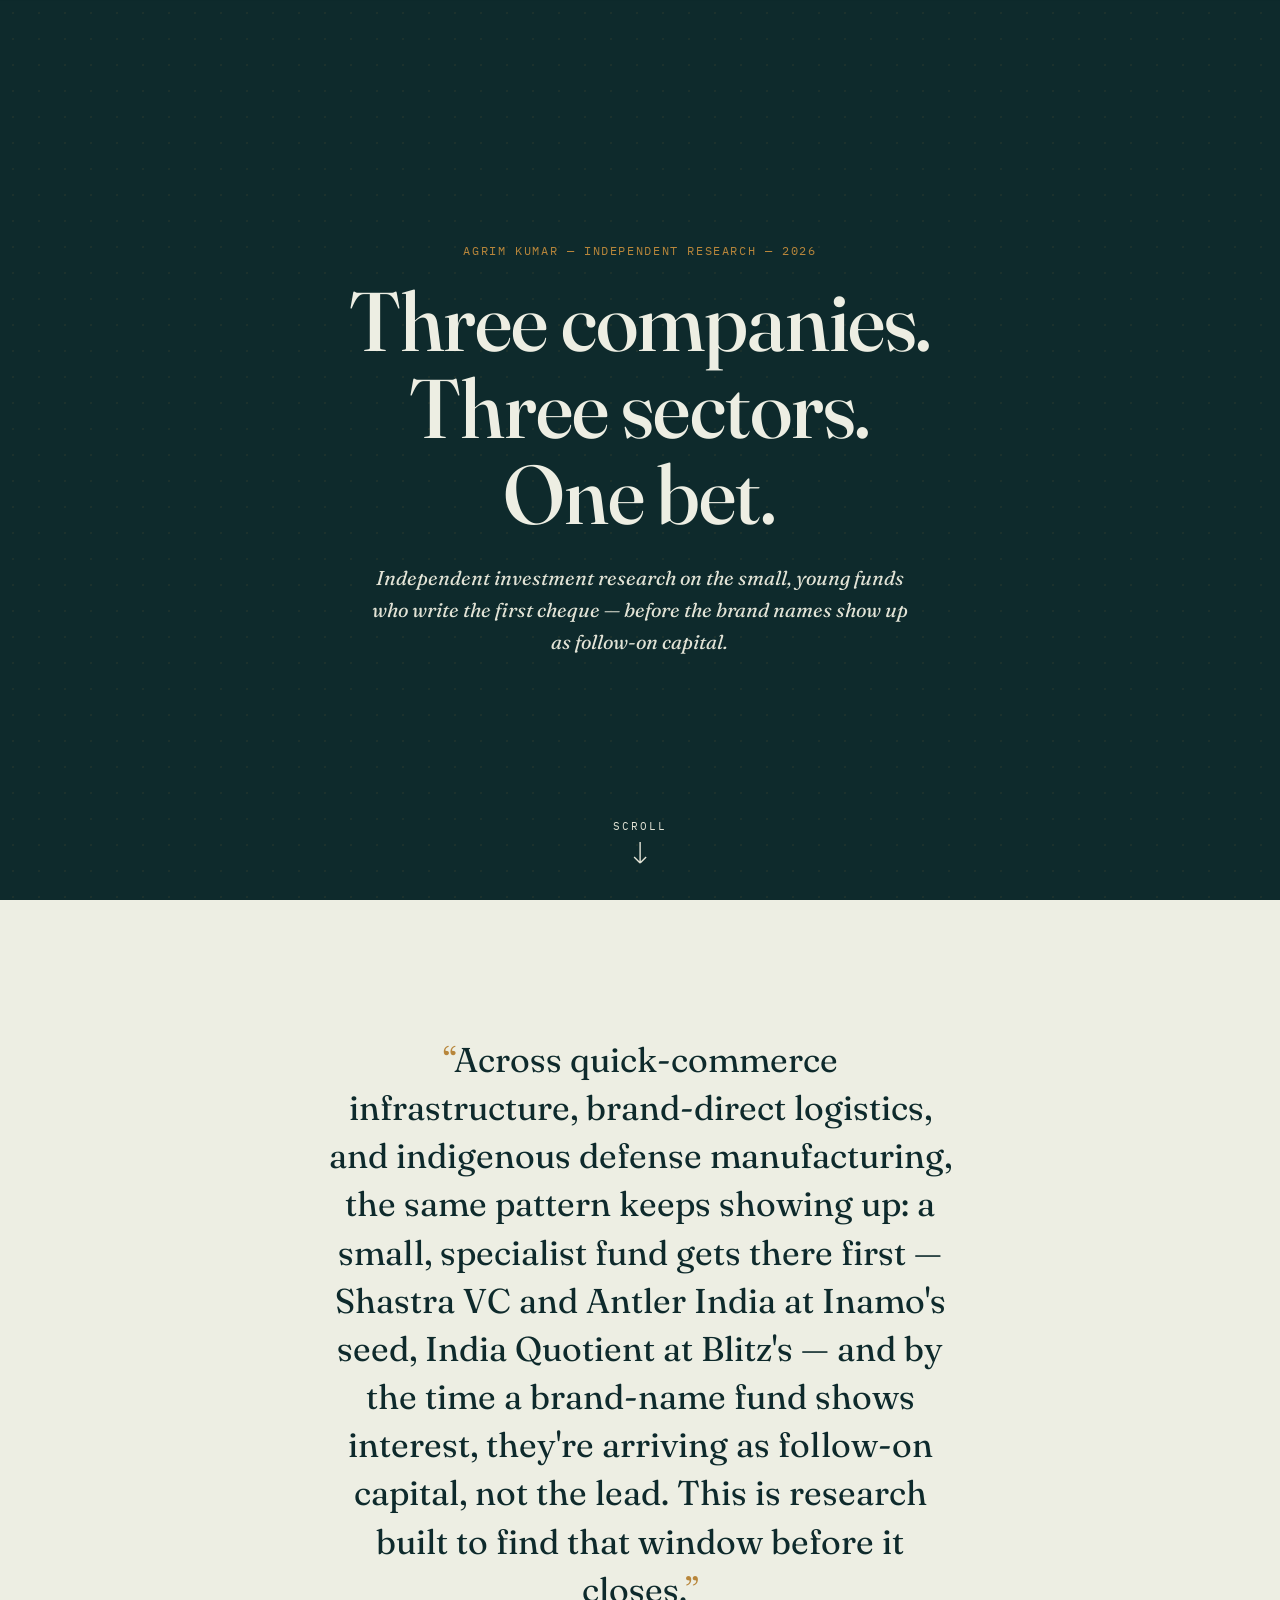
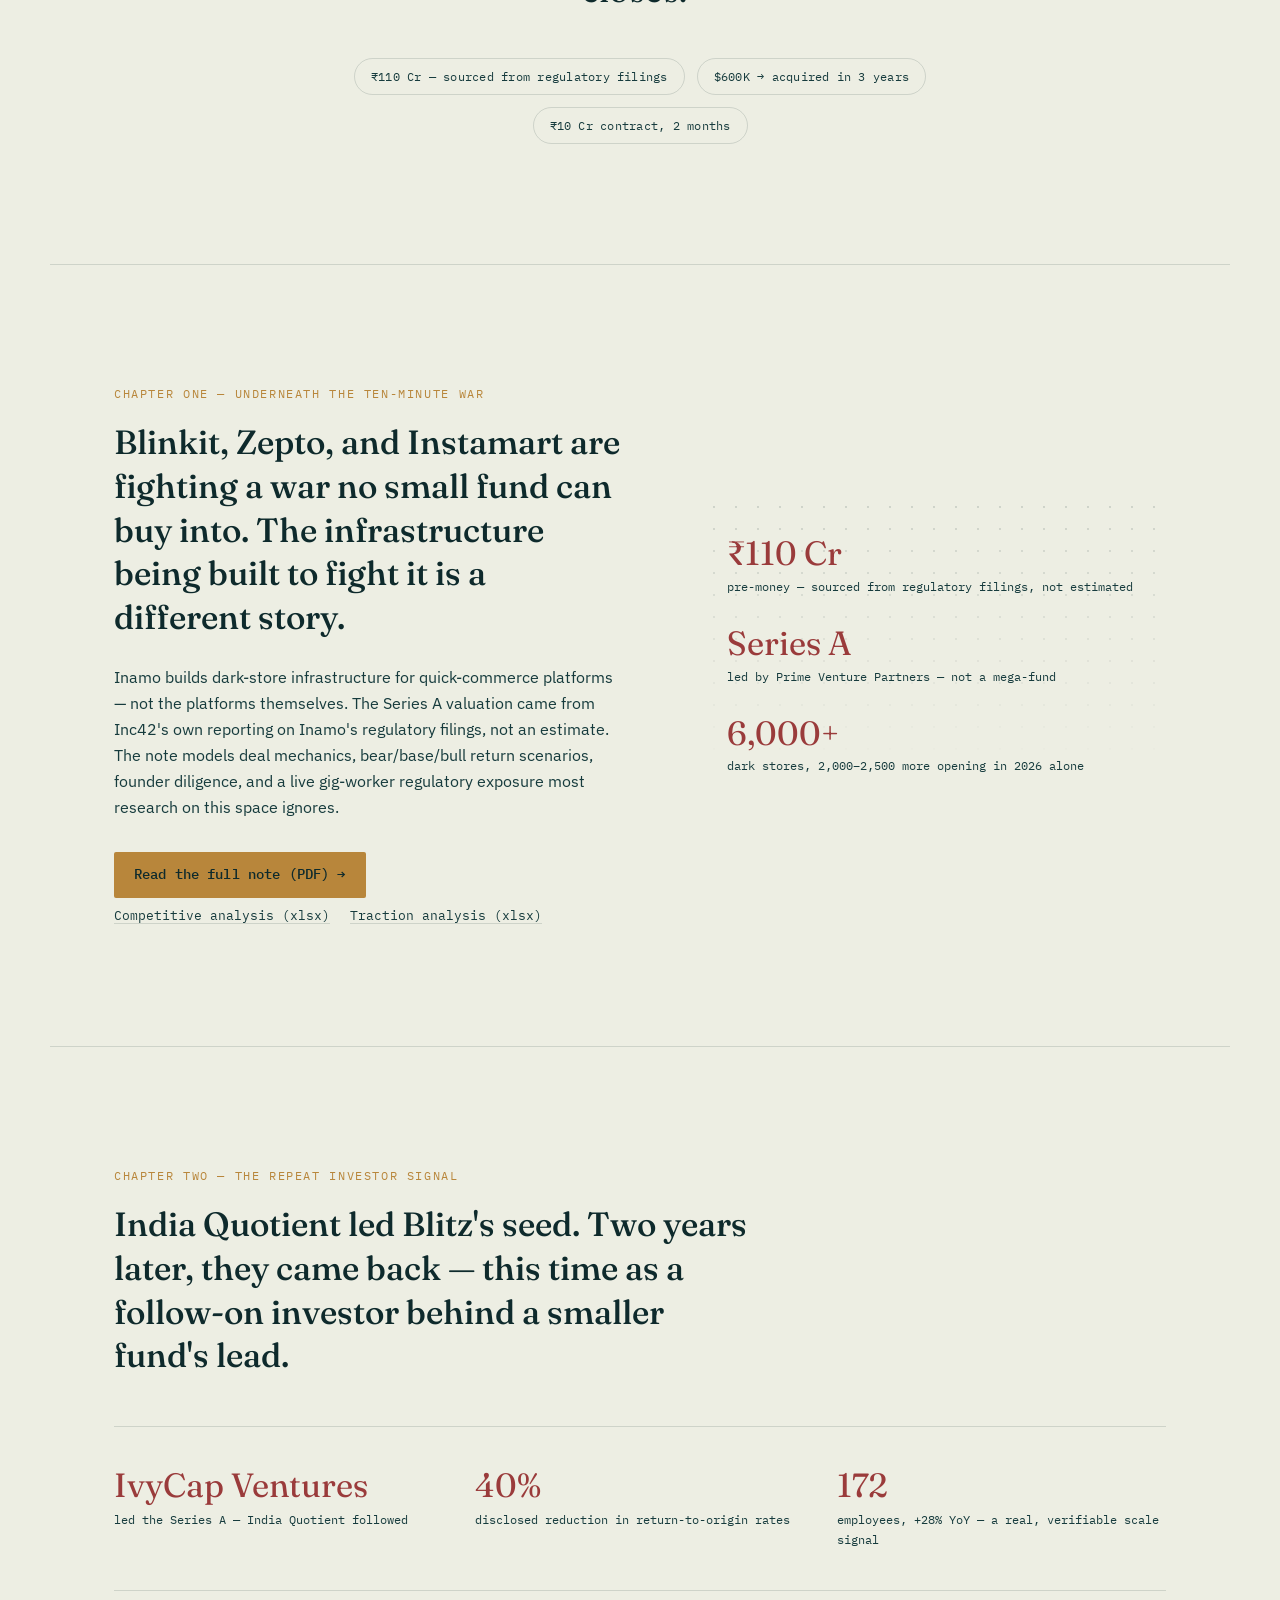
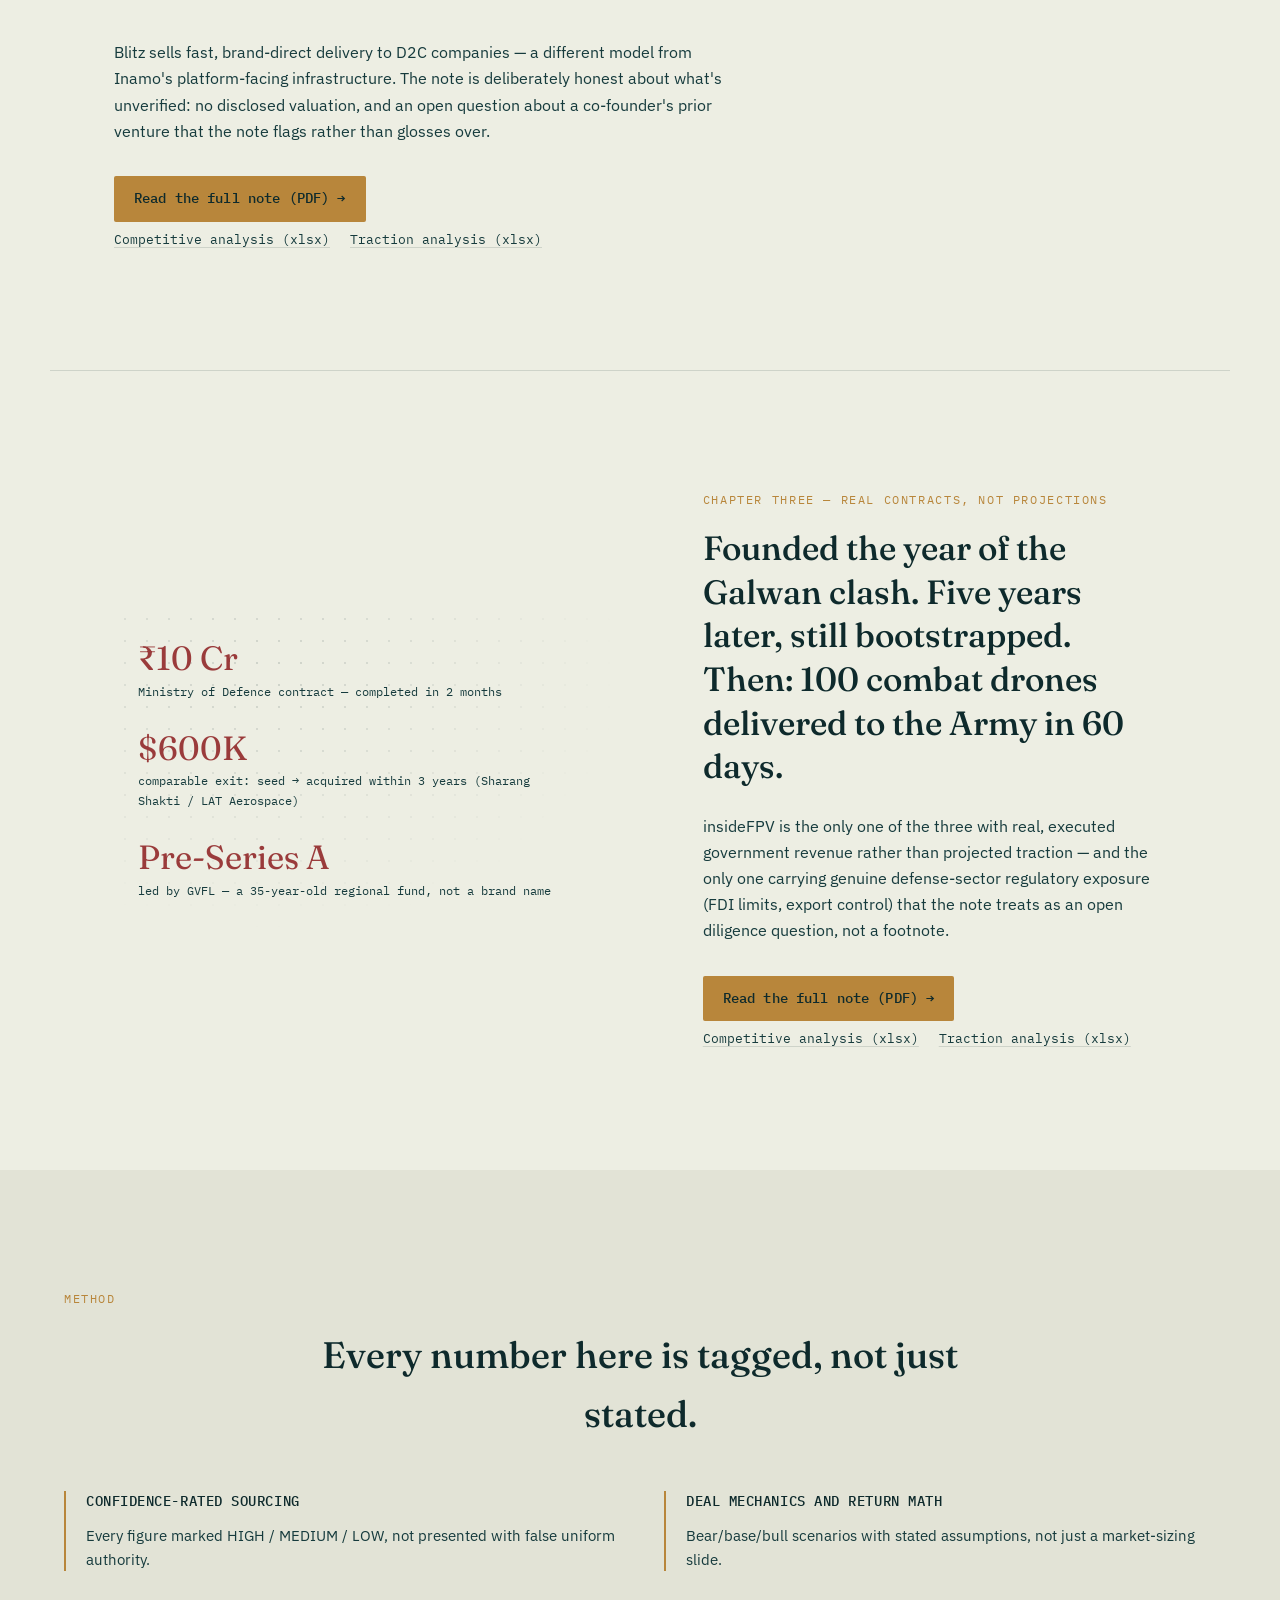
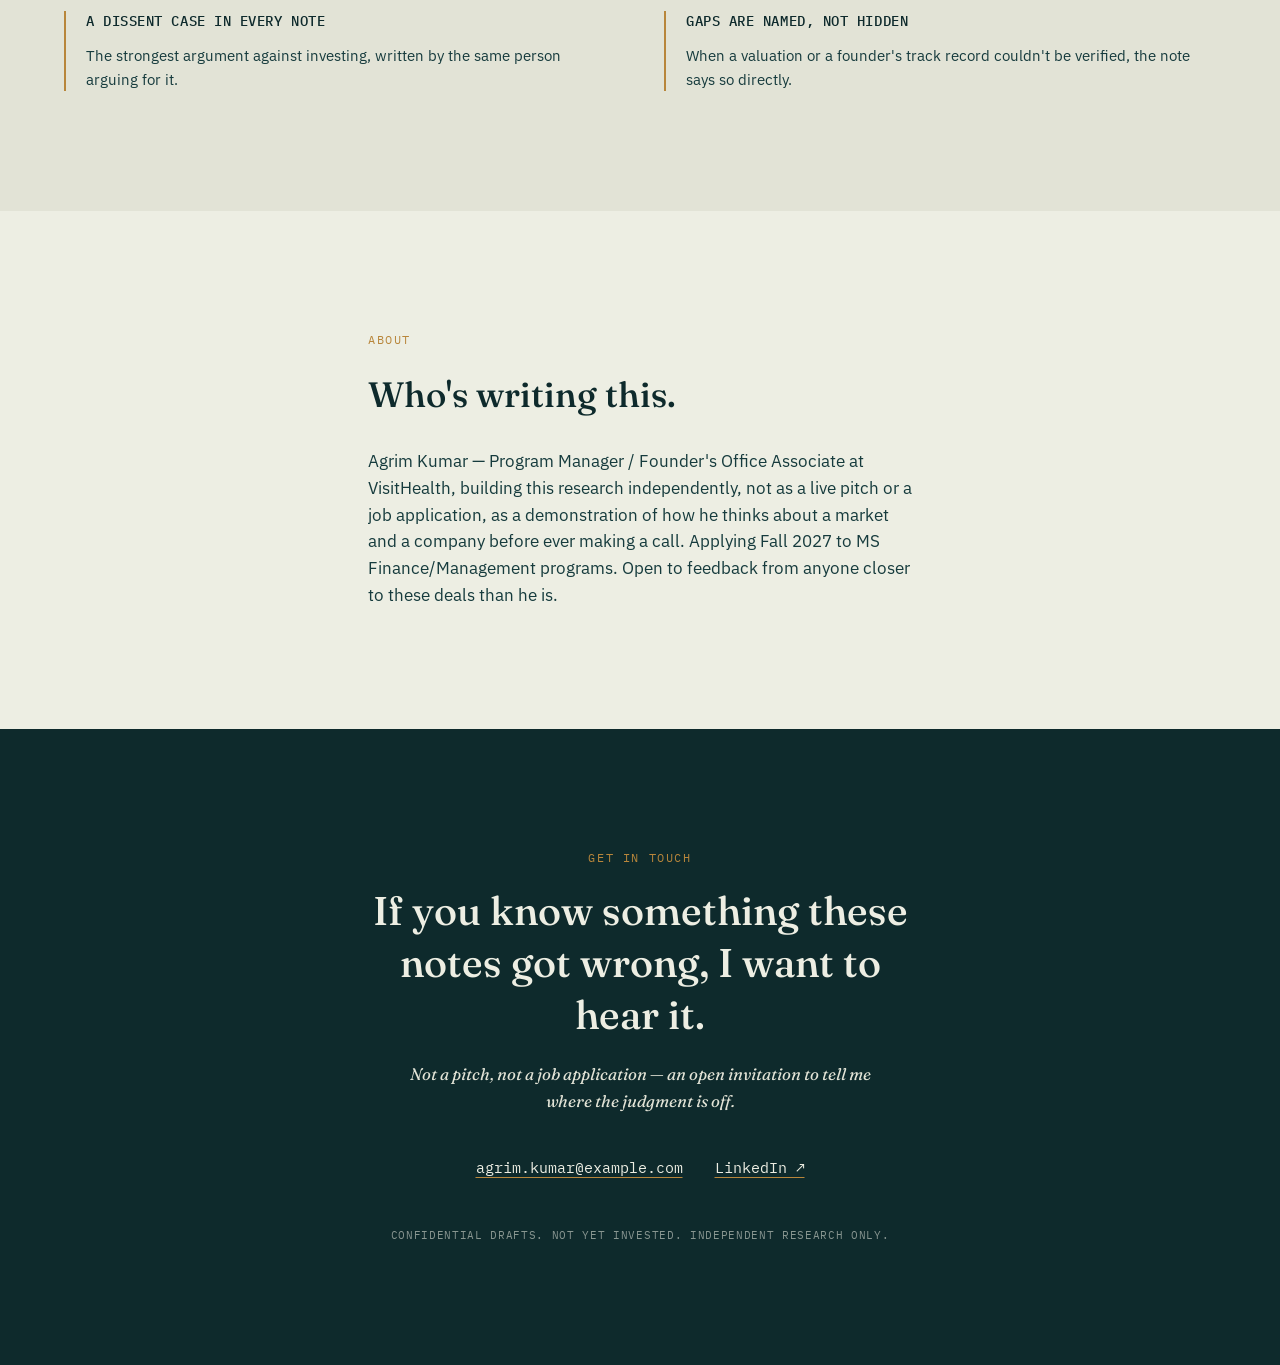
<file: index.html>
<!DOCTYPE html>
<html lang="en">
<head>
<meta charset="UTF-8">
<meta name="viewport" content="width=device-width, initial-scale=1.0">
<title>Agrim Kumar — Independent VC Research</title>
<meta name="description" content="Three independent investment research notes — Inamo, Blitz, and insideFPV — connected by one thesis about where small, specialist funds get there first.">

<link rel="preconnect" href="https://fonts.googleapis.com">
<link rel="preconnect" href="https://fonts.gstatic.com" crossorigin>
<link href="https://fonts.googleapis.com/css2?family=Fraunces:ital,opsz,wght@0,9..144,400;0,9..144,500;0,9..144,600;1,9..144,500&family=IBM+Plex+Sans:wght@400;500;600&family=IBM+Plex+Mono:wght@400;500&display=swap" rel="stylesheet">

<link rel="stylesheet" href="css/styles.css">
</head>
<body>

<a class="skip-link" href="#thesis">Skip to content</a>

<nav class="jumpnav" id="jumpnav" aria-label="Section navigation">
  <a href="#thesis">Thesis</a>
  <a href="#chapter-inamo">Inamo</a>
  <a href="#chapter-blitz">Blitz</a>
  <a href="#chapter-insidefpv">insideFPV</a>
  <a href="#method">Method</a>
  <a href="#about">About</a>
  <a href="#contact">Contact</a>
</nav>

<main>

  <!-- 1. HERO -->
  <section class="hero" id="hero" aria-label="Introduction">
    <div class="hero-inner">
      <p class="eyebrow eyebrow--on-dark">AGRIM KUMAR — INDEPENDENT RESEARCH — 2026</p>
      <h1 class="hero-headline">Three companies.<br>Three sectors.<br>One bet.</h1>
      <p class="hero-sub">Independent investment research on the small, young funds who write the first cheque — before the brand names show up as follow-on capital.</p>
    </div>
    <a class="scroll-cue" href="#thesis" aria-label="Scroll to the thesis">
      <span>Scroll</span>
      <svg width="14" height="22" viewBox="0 0 14 22" fill="none" aria-hidden="true">
        <path d="M7 0V21M7 21L1 15M7 21L13 15" stroke="currentColor" stroke-width="1.4"/>
      </svg>
    </a>
  </section>

  <!-- 2. THE THESIS -->
  <section class="thesis reveal" id="thesis" aria-labelledby="thesis-heading">
    <h2 id="thesis-heading" class="visually-hidden">The Thesis</h2>
    <blockquote class="thesis-quote">
      <p>Across quick-commerce infrastructure, brand-direct logistics, and indigenous defense manufacturing, the same pattern keeps showing up: a small, specialist fund gets there first — Shastra&nbsp;VC and Antler&nbsp;India at Inamo's seed, India Quotient at Blitz's — and by the time a brand-name fund shows interest, they're arriving as follow-on capital, not the lead. This is research built to find that window before it closes.</p>
    </blockquote>
    <div class="stat-teaser">
      <span class="stat-chip">₹110 Cr — sourced from regulatory filings</span>
      <span class="stat-chip">$600K → acquired in 3 years</span>
      <span class="stat-chip">₹10 Cr contract, 2 months</span>
    </div>
  </section>

  <!-- 3. THREE CHAPTERS -->

  <!-- Chapter One — Inamo — text-left / visual-right -->
  <section class="chapter chapter--split" id="chapter-inamo" aria-labelledby="ch1-heading">
    <div class="chapter-text reveal">
      <p class="eyebrow">Chapter One — Underneath the Ten-Minute War</p>
      <h2 id="ch1-heading" class="chapter-hook">Blinkit, Zepto, and Instamart are fighting a war no small fund can buy into. The infrastructure being built to fight it is a different story.</h2>
      <p class="chapter-body">Inamo builds dark-store infrastructure for quick-commerce platforms — not the platforms themselves. The Series A valuation came from Inc42's own reporting on Inamo's regulatory filings, not an estimate. The note models deal mechanics, bear/base/bull return scenarios, founder diligence, and a live gig-worker regulatory exposure most research on this space ignores.</p>
      <div class="chapter-cta">
        <a class="cta-primary" href="/documents/inamo-note.pdf">Read the full note (PDF) →</a>
        <div class="cta-secondary">
          <a href="/documents/inamo-competitive.xlsx">Competitive analysis (xlsx)</a>
          <a href="/documents/inamo-traction.xlsx">Traction analysis (xlsx)</a>
        </div>
      </div>
    </div>
    <div class="chapter-visual reveal" aria-hidden="true">
      <div class="dot-grid"></div>
      <ul class="stat-stack">
        <li><span class="stat-num">₹110 Cr</span><span class="stat-label">pre-money — sourced from regulatory filings, not estimated</span></li>
        <li><span class="stat-num">Series A</span><span class="stat-label">led by Prime Venture Partners — not a mega-fund</span></li>
        <li><span class="stat-num">6,000+</span><span class="stat-label">dark stores, 2,000–2,500 more opening in 2026 alone</span></li>
      </ul>
    </div>
  </section>

  <!-- Chapter Two — Blitz — full-width stat band -->
  <section class="chapter chapter--band" id="chapter-blitz" aria-labelledby="ch2-heading">
    <div class="band-top reveal">
      <p class="eyebrow">Chapter Two — The Repeat Investor Signal</p>
      <h2 id="ch2-heading" class="chapter-hook">India Quotient led Blitz's seed. Two years later, they came back — this time as a follow-on investor behind a smaller fund's lead.</h2>
    </div>
    <div class="stat-band reveal">
      <div class="stat-band-item">
        <span class="stat-num">IvyCap Ventures</span>
        <span class="stat-label">led the Series A — India Quotient followed</span>
      </div>
      <div class="stat-band-item">
        <span class="stat-num">40%</span>
        <span class="stat-label">disclosed reduction in return-to-origin rates</span>
      </div>
      <div class="stat-band-item">
        <span class="stat-num">172</span>
        <span class="stat-label">employees, +28% YoY — a real, verifiable scale signal</span>
      </div>
    </div>
    <div class="band-bottom reveal">
      <p class="chapter-body">Blitz sells fast, brand-direct delivery to D2C companies — a different model from Inamo's platform-facing infrastructure. The note is deliberately honest about what's unverified: no disclosed valuation, and an open question about a co-founder's prior venture that the note flags rather than glosses over.</p>
      <div class="chapter-cta">
        <a class="cta-primary" href="/documents/blitz-note.pdf">Read the full note (PDF) →</a>
        <div class="cta-secondary">
          <a href="/documents/blitz-competitive.xlsx">Competitive analysis (xlsx)</a>
          <a href="/documents/blitz-traction.xlsx">Traction analysis (xlsx)</a>
        </div>
      </div>
    </div>
  </section>

  <!-- Chapter Three — insideFPV — text-right / visual-left -->
  <section class="chapter chapter--split chapter--reverse" id="chapter-insidefpv" aria-labelledby="ch3-heading">
    <div class="chapter-visual reveal" aria-hidden="true">
      <div class="dot-grid dot-grid--pyramid"></div>
      <ul class="stat-stack">
        <li><span class="stat-num">₹10 Cr</span><span class="stat-label">Ministry of Defence contract — completed in 2 months</span></li>
        <li><span class="stat-num">$600K</span><span class="stat-label">comparable exit: seed → acquired within 3 years (Sharang Shakti / LAT Aerospace)</span></li>
        <li><span class="stat-num">Pre-Series A</span><span class="stat-label">led by GVFL — a 35-year-old regional fund, not a brand name</span></li>
      </ul>
    </div>
    <div class="chapter-text reveal">
      <p class="eyebrow">Chapter Three — Real Contracts, Not Projections</p>
      <h2 id="ch3-heading" class="chapter-hook">Founded the year of the Galwan clash. Five years later, still bootstrapped. Then: 100 combat drones delivered to the Army in 60 days.</h2>
      <p class="chapter-body">insideFPV is the only one of the three with real, executed government revenue rather than projected traction — and the only one carrying genuine defense-sector regulatory exposure (FDI limits, export control) that the note treats as an open diligence question, not a footnote.</p>
      <div class="chapter-cta">
        <a class="cta-primary" href="/documents/insidefpv-note.pdf">Read the full note (PDF) →</a>
        <div class="cta-secondary">
          <a href="/documents/insidefpv-competitive.xlsx">Competitive analysis (xlsx)</a>
          <a href="/documents/insidefpv-traction.xlsx">Traction analysis (xlsx)</a>
        </div>
      </div>
    </div>
  </section>

  <!-- 4. METHODOLOGY -->
  <section class="method reveal" id="method" aria-labelledby="method-heading">
    <p class="eyebrow">Method</p>
    <h2 id="method-heading" class="method-headline">Every number here is tagged, not just stated.</h2>
    <ul class="method-list">
      <li>
        <h3>Confidence-rated sourcing</h3>
        <p>Every figure marked HIGH / MEDIUM / LOW, not presented with false uniform authority.</p>
      </li>
      <li>
        <h3>Deal mechanics and return math</h3>
        <p>Bear/base/bull scenarios with stated assumptions, not just a market-sizing slide.</p>
      </li>
      <li>
        <h3>A dissent case in every note</h3>
        <p>The strongest argument against investing, written by the same person arguing for it.</p>
      </li>
      <li>
        <h3>Gaps are named, not hidden</h3>
        <p>When a valuation or a founder's track record couldn't be verified, the note says so directly.</p>
      </li>
    </ul>
  </section>

  <!-- 5. ABOUT -->
  <section class="about reveal" id="about" aria-labelledby="about-heading">
    <p class="eyebrow">About</p>
    <h2 id="about-heading" class="about-headline">Who's writing this.</h2>
    <p class="about-body">Agrim Kumar — Program Manager / Founder's Office Associate at VisitHealth, building this research independently, not as a live pitch or a job application, as a demonstration of how he thinks about a market and a company before ever making a call. Applying Fall 2027 to MS Finance/Management programs. Open to feedback from anyone closer to these deals than he is.</p>
  </section>

  <!-- 6. GET IN TOUCH -->
  <section class="contact reveal" id="contact" aria-labelledby="contact-heading">
    <p class="eyebrow eyebrow--on-dark">Get in touch</p>
    <h2 id="contact-heading" class="contact-headline">If you know something these notes got wrong, I want to hear it.</h2>
    <p class="contact-sub">Not a pitch, not a job application — an open invitation to tell me where the judgment is off.</p>
    <div class="contact-links">
      <a href="mailto:agrim.kumar@example.com">agrim.kumar@example.com</a>
      <a href="https://www.linkedin.com/in/agrim-kumar" target="_blank" rel="noopener noreferrer">LinkedIn ↗</a>
    </div>
    <p class="contact-footer">Confidential drafts. Not yet invested. Independent research only.</p>
  </section>

</main>

<script src="js/script.js"></script>
</body>
</html>
</file>
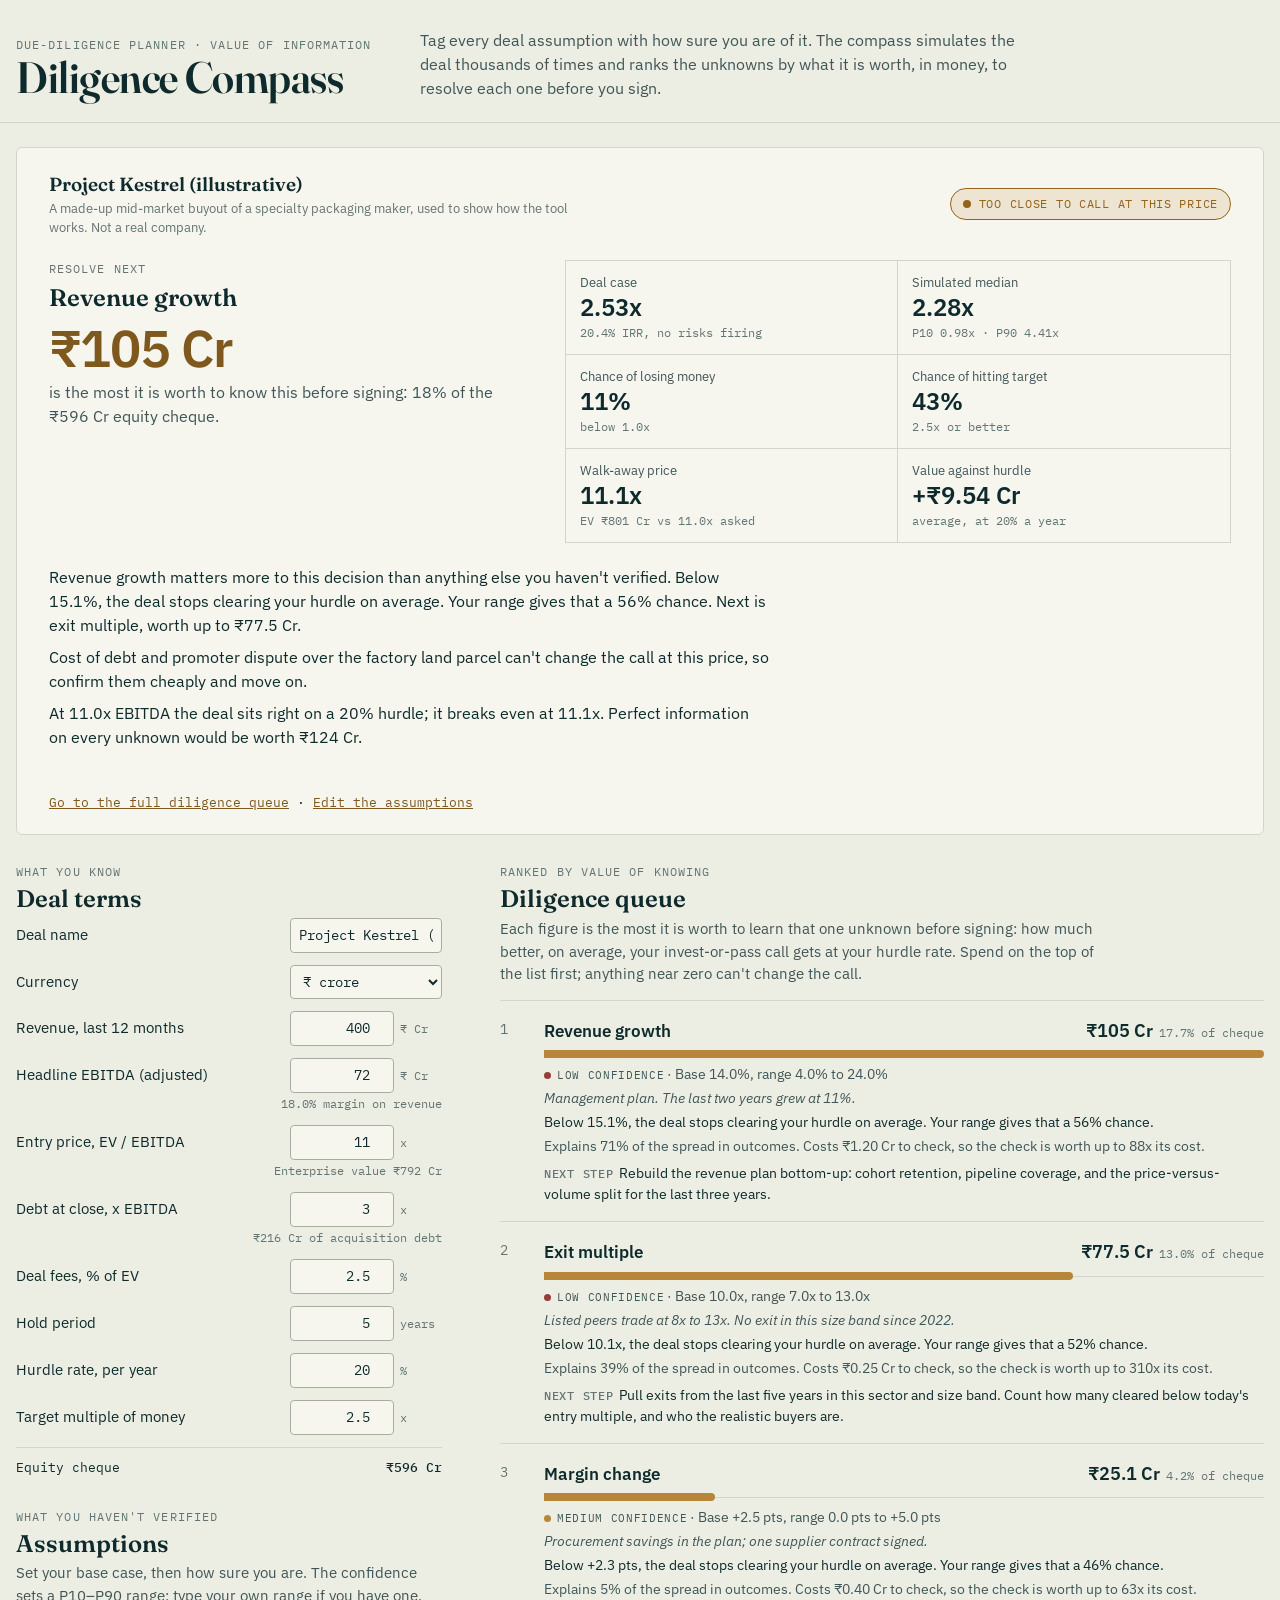
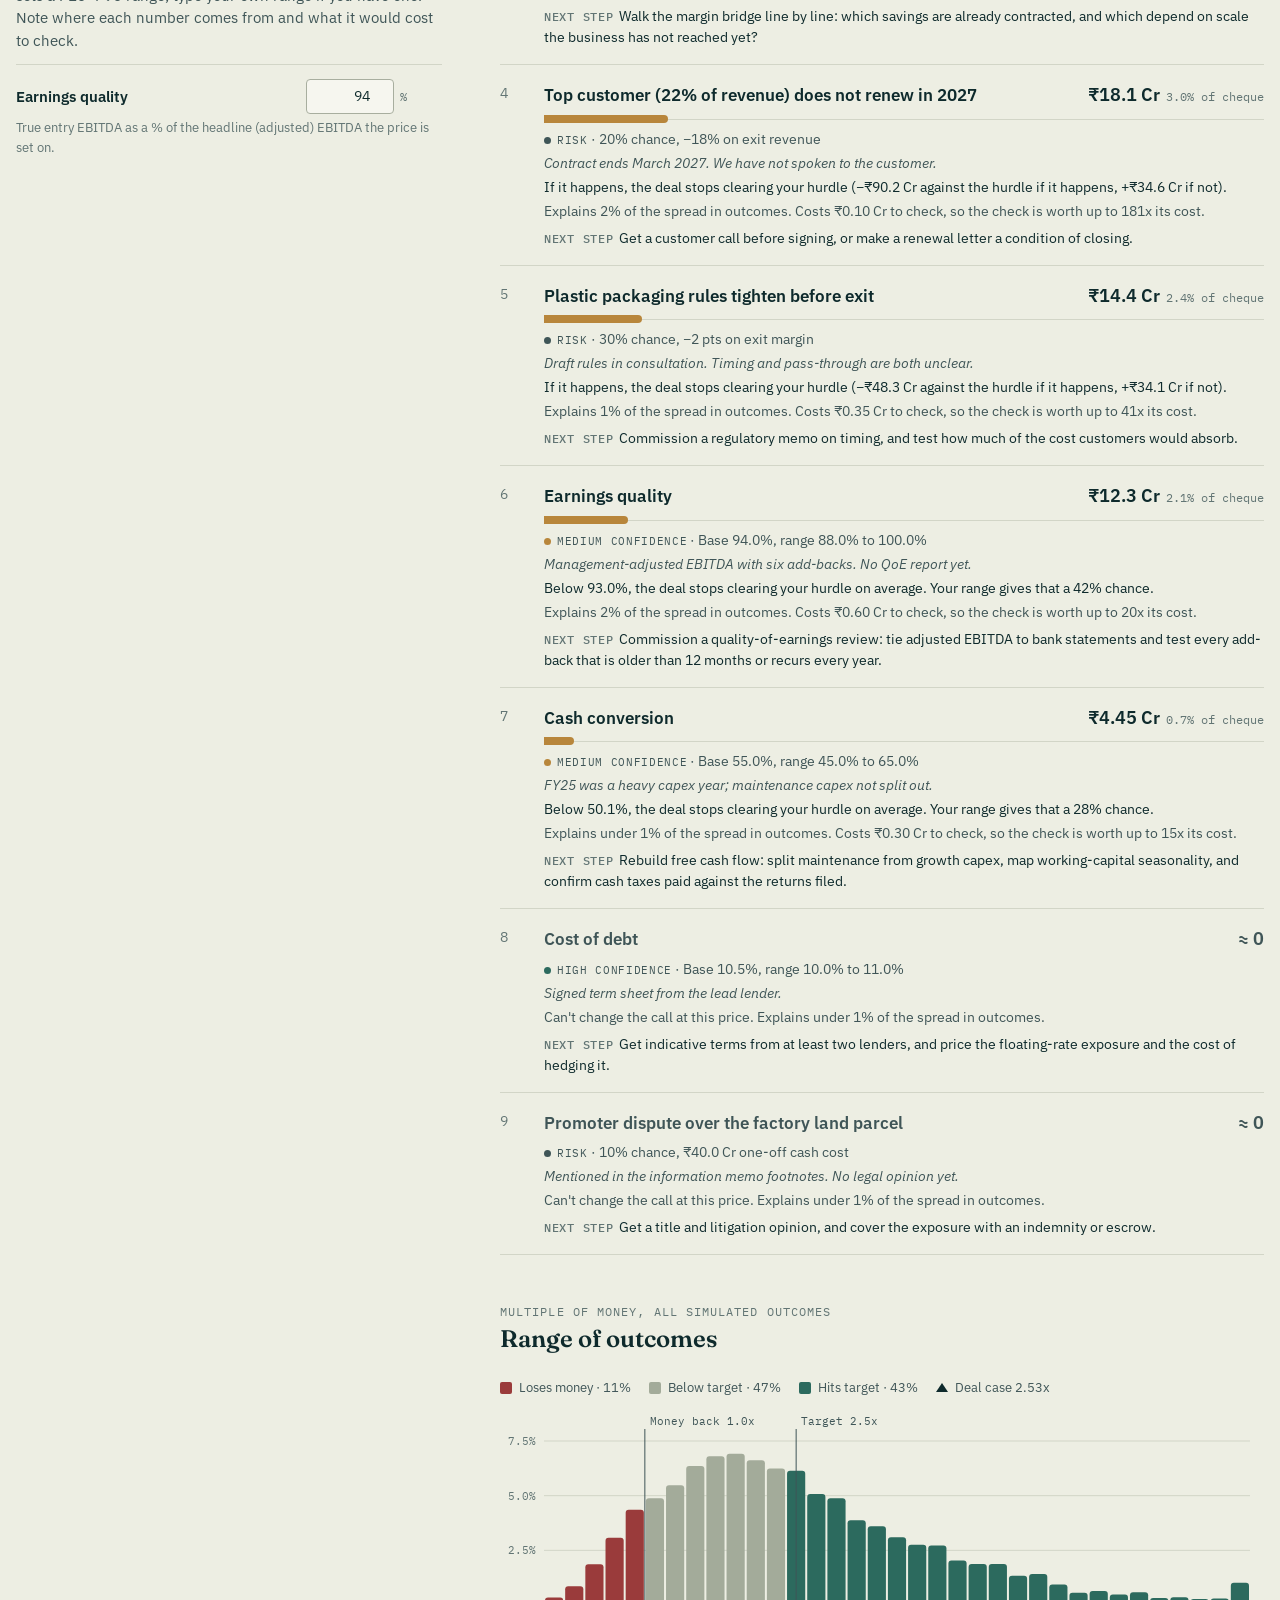
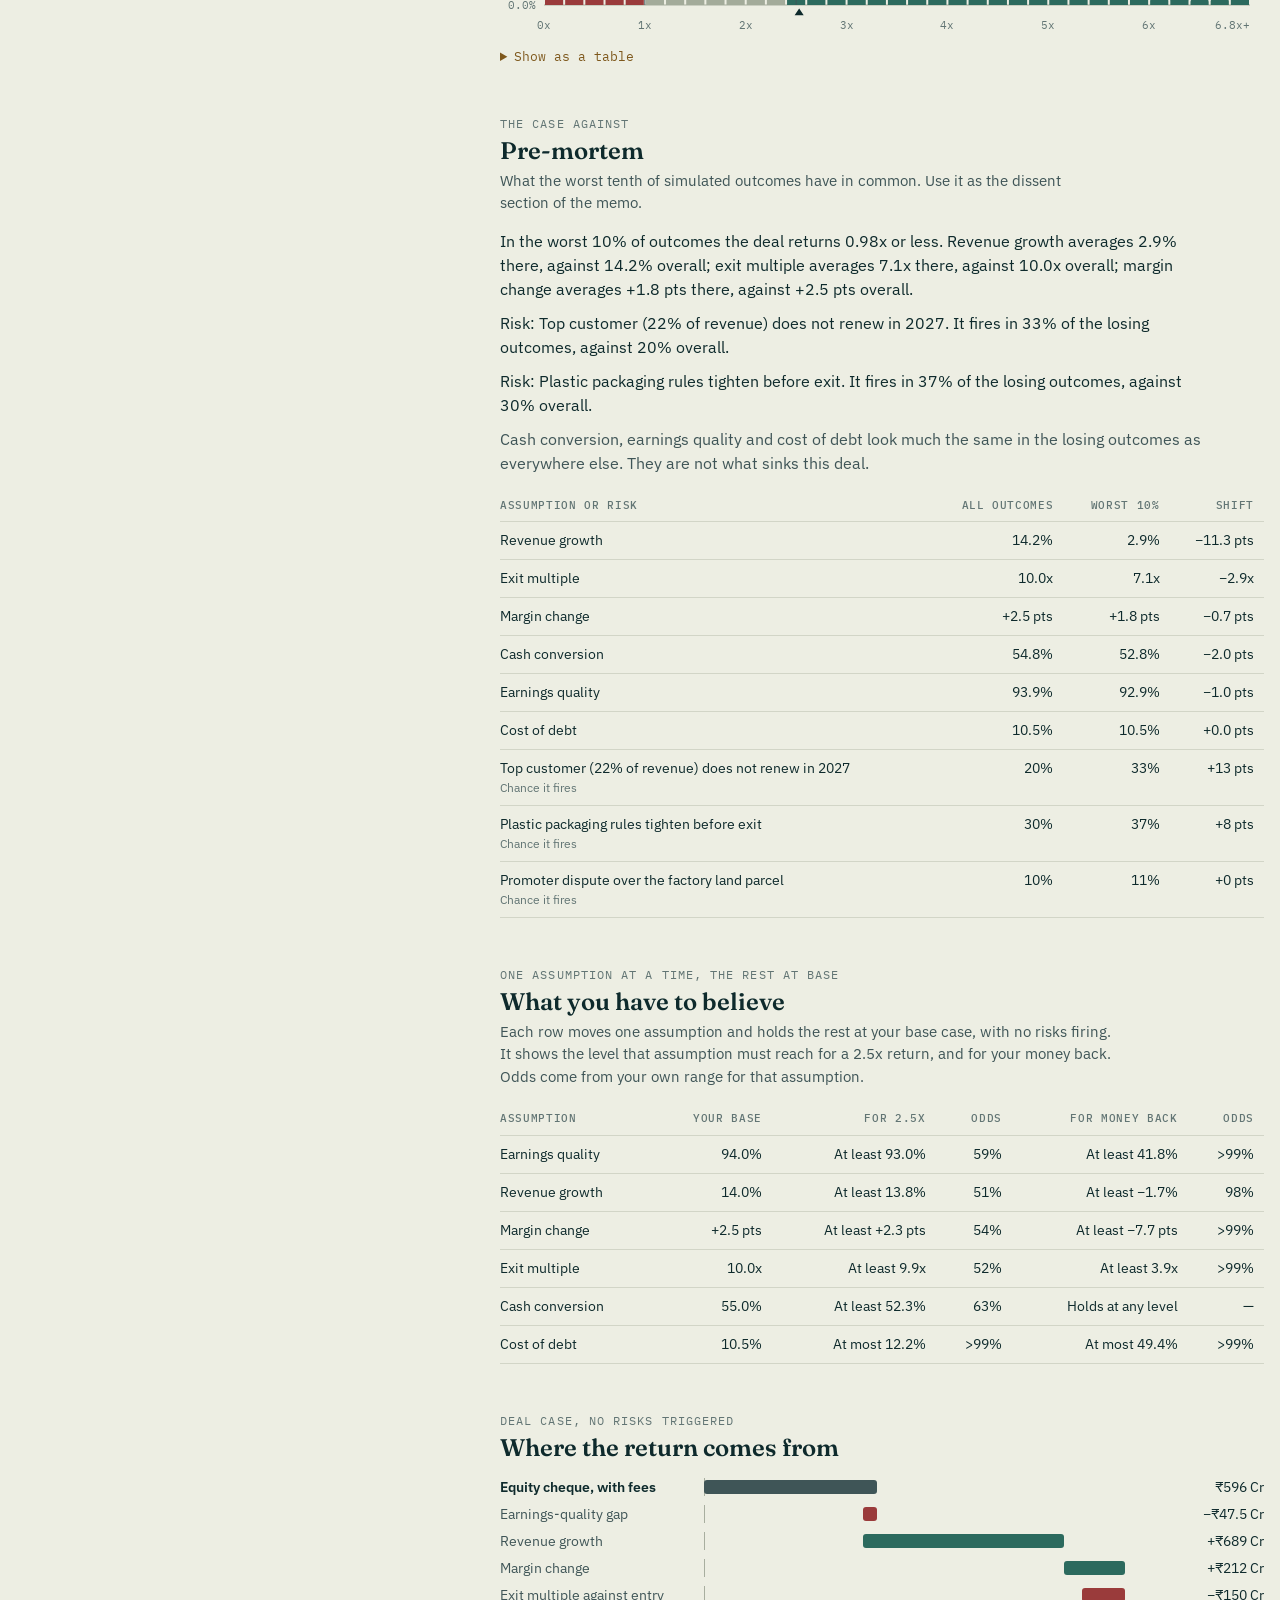
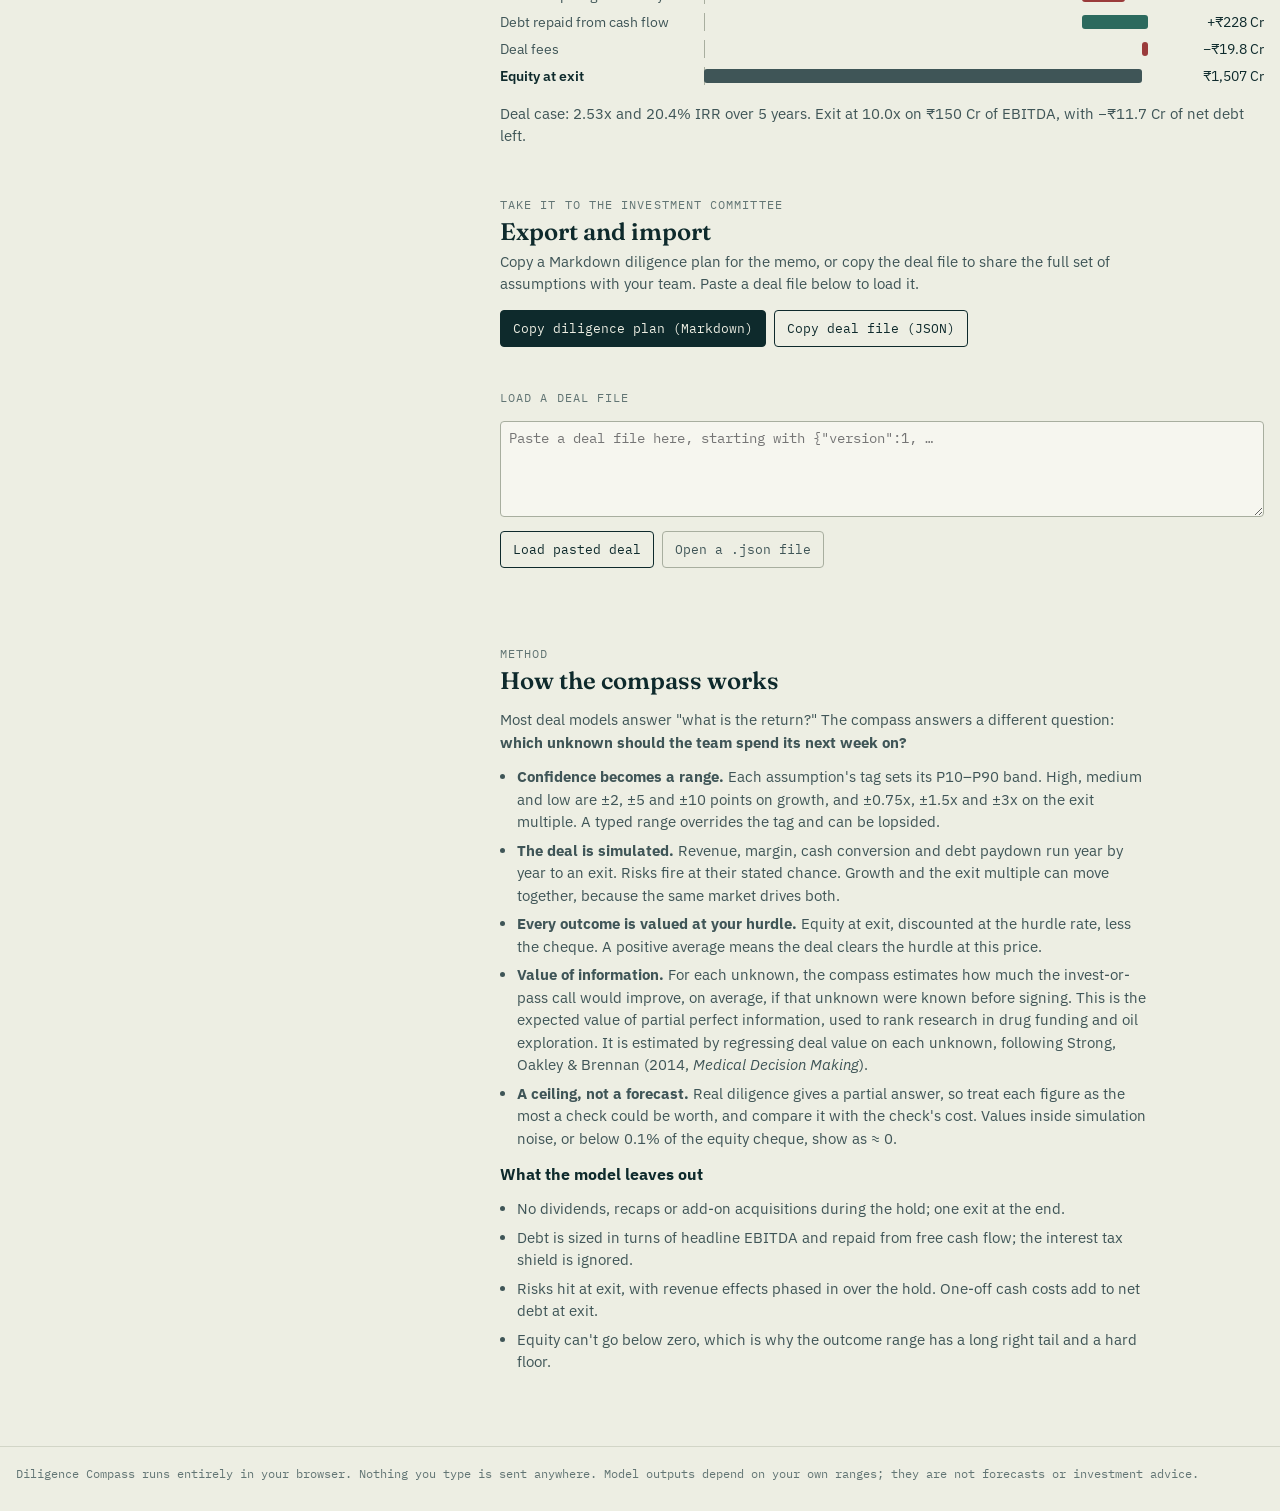
<file: diligence-compass/index.html>
<!doctype html>
<html lang="en">
<head>
<meta charset="utf-8">
<meta name="viewport" content="width=device-width, initial-scale=1, viewport-fit=cover">
<title>Diligence Compass</title>
<meta name="claude:viewport-fit-sides" content="cover">
<meta name="description" content="Tag each deal assumption with how sure you are. Diligence Compass simulates the deal and ranks the unknowns by what it is worth to resolve each one before signing.">
<link rel="preconnect" href="https://fonts.googleapis.com">
<link rel="preconnect" href="https://fonts.gstatic.com" crossorigin>
<link rel="stylesheet" href="https://fonts.googleapis.com/css2?family=Fraunces:opsz,wght@9..144,400;9..144,600&family=IBM+Plex+Mono:wght@400;500&family=IBM+Plex+Sans:wght@400;500;600&display=swap">
<style>
/* Layout: a working ledger. Verdict sheet across the top, the input ledger on the
   left (sticky on wide screens), findings on the right, one column on phones. */
:root {
  --paper: #EDEEE3;
  --sheet: #F6F6EF;
  --ink: #0E2A2C;
  --ink-soft: #3F5557;
  --ink-faint: #627574;
  --rule: #D2D5C7;
  --rule-strong: #A8AE9F;
  --accent: #B8863B;
  --accent-ink: #7E581C;
  --accent-wash: rgba(184, 134, 59, 0.14);
  --good: #2C6A5E;
  --warn: #946419;
  --bad: #9A3B3B;
  --zone-mid: #A3AB9A;
  --good-wash: rgba(44, 106, 94, 0.12);
  --warn-wash: rgba(184, 134, 59, 0.16);
  --bad-wash: rgba(154, 59, 59, 0.12);
  --tooltip-bg: #0E2A2C;
  --tooltip-fg: #EDEEE3;

  --font-display: 'Fraunces', Georgia, 'Times New Roman', serif;
  --font-body: 'IBM Plex Sans', system-ui, -apple-system, 'Segoe UI', Roboto, sans-serif;
  --font-mono: 'IBM Plex Mono', ui-monospace, SFMono-Regular, Menlo, Consolas, monospace;

  --step--1: 0.8125rem;
  --step-0: 1rem;
  --step-1: 1.1875rem;
  --step-2: 1.5rem;
  --step-3: 2.125rem;
  --step-4: 3.25rem;
}
@media (prefers-color-scheme: dark) {
  :root:not([data-theme="light"]) {
    --paper: #0C1A1B;
    --sheet: #122627;
    --ink: #E4E6DA;
    --ink-soft: #B1BDB9;
    --ink-faint: #8C9C98;
    --rule: #233839;
    --rule-strong: #3B5454;
    --accent: #D1A256;
    --accent-ink: #E2B86E;
    --accent-wash: rgba(209, 162, 86, 0.16);
    --good: #6FB5A4;
    --warn: #DDB062;
    --bad: #DE8A7E;
    --zone-mid: #5F7370;
    --good-wash: rgba(111, 181, 164, 0.14);
    --warn-wash: rgba(221, 176, 98, 0.15);
    --bad-wash: rgba(222, 138, 126, 0.14);
    --tooltip-bg: #E4E6DA;
    --tooltip-fg: #0C1A1B;
    color-scheme: dark;
  }
}
:root[data-theme="dark"] {
  --paper: #0C1A1B;
  --sheet: #122627;
  --ink: #E4E6DA;
  --ink-soft: #B1BDB9;
  --ink-faint: #8C9C98;
  --rule: #233839;
  --rule-strong: #3B5454;
  --accent: #D1A256;
  --accent-ink: #E2B86E;
  --accent-wash: rgba(209, 162, 86, 0.16);
  --good: #6FB5A4;
  --warn: #DDB062;
  --bad: #DE8A7E;
  --zone-mid: #5F7370;
  --good-wash: rgba(111, 181, 164, 0.14);
  --warn-wash: rgba(221, 176, 98, 0.15);
  --bad-wash: rgba(222, 138, 126, 0.14);
  --tooltip-bg: #E4E6DA;
  --tooltip-fg: #0C1A1B;
  color-scheme: dark;
}

*, *::before, *::after { box-sizing: border-box; }
html { -webkit-text-size-adjust: 100%; }
body {
  margin: 0;
  background: var(--paper);
  color: var(--ink);
  font-family: var(--font-body);
  font-size: var(--step-0);
  line-height: 1.5;
}
h1, h2, h3, p, ol, ul, dl, dd, figure { margin: 0; }
h1, h2, h3 { text-wrap: balance; }
button, input, select, textarea { font: inherit; color: inherit; }
a { color: var(--accent-ink); }
:focus-visible { outline: 2px solid var(--accent); outline-offset: 2px; }
.sr-only {
  position: absolute; width: 1px; height: 1px; padding: 0; margin: -1px;
  overflow: hidden; clip: rect(0 0 0 0); white-space: nowrap; border: 0;
}

.wrap {
  max-width: 1320px;
  margin: 0 auto;
  padding-left: max(16px, env(safe-area-inset-left, 0px));
  padding-right: max(16px, env(safe-area-inset-right, 0px));
}

.eyebrow {
  font-family: var(--font-mono);
  font-size: 0.75rem;
  letter-spacing: 0.09em;
  text-transform: uppercase;
  color: var(--ink-faint);
}

/* ---------- Masthead ---------- */
.masthead { border-bottom: 1px solid var(--rule); }
.masthead .wrap {
  padding-block: 28px 22px;
  display: grid;
  gap: 10px 48px;
  grid-template-columns: minmax(0, 1fr);
  align-items: end;
}
.masthead h1 {
  font-family: var(--font-display);
  font-weight: 600;
  font-size: var(--step-3);
  line-height: 1.05;
  letter-spacing: -0.01em;
  font-variation-settings: 'opsz' 144;
}
.masthead .lede { color: var(--ink-soft); max-width: 62ch; }
@media (min-width: 900px) {
  .masthead .wrap { grid-template-columns: auto minmax(0, 1fr); }
  .masthead h1 { font-size: 2.75rem; }
}

/* ---------- Page grid ---------- */
.layout {
  display: grid;
  grid-template-columns: minmax(0, 1fr);
  gap: 28px 44px;
  padding-block: 24px 72px;
}
.layout > * { min-width: 0; }
@media (min-width: 1060px) {
  .layout {
    grid-template-columns: minmax(0, 440px) minmax(0, 1fr);
    grid-template-areas: "summary summary" "inputs outputs";
  }
  .summary { grid-area: summary; }
  .inputs {
    grid-area: inputs;
    position: sticky;
    top: env(safe-area-inset-top, 0px);
    align-self: start;
    max-height: 100vh;
    overflow-y: auto;
    padding-right: 14px;
    padding-bottom: 24px;
    scrollbar-width: thin;
  }
  .outputs { grid-area: outputs; }
}

.section-title {
  font-family: var(--font-display);
  font-weight: 600;
  font-size: var(--step-2);
  line-height: 1.2;
}
.section-head { display: grid; gap: 4px; margin-bottom: 14px; }
.section-head p.note { color: var(--ink-soft); max-width: 68ch; font-size: 0.9375rem; }

/* ---------- Summary sheet ---------- */
.summary {
  background: var(--sheet);
  border: 1px solid var(--rule);
  border-radius: 6px;
  padding: 22px clamp(16px, 3vw, 32px);
  display: grid;
  grid-template-columns: minmax(0, 1fr);
  gap: 22px;
}
.summary-top {
  display: flex;
  flex-wrap: wrap;
  gap: 8px 16px;
  align-items: center;
  justify-content: space-between;
}
.deal-name {
  font-family: var(--font-display);
  font-size: var(--step-1);
  font-weight: 600;
}
.deal-note { color: var(--ink-faint); font-size: var(--step--1); max-width: 70ch; }
.pill {
  display: inline-flex;
  align-items: center;
  gap: 8px;
  font-family: var(--font-mono);
  font-size: 0.75rem;
  letter-spacing: 0.06em;
  text-transform: uppercase;
  padding: 6px 12px;
  border-radius: 999px;
  border: 1px solid currentColor;
  white-space: nowrap;
}
.pill::before { content: ""; width: 8px; height: 8px; border-radius: 50%; background: currentColor; }
.pill[data-state="clears"] { color: var(--good); background: var(--good-wash); }
.pill[data-state="close"] { color: var(--warn); background: var(--warn-wash); }
.pill[data-state="short"] { color: var(--bad); background: var(--bad-wash); }
.pill[data-state="error"] { color: var(--bad); background: var(--bad-wash); }

.summary-main {
  display: grid;
  gap: 22px 40px;
  grid-template-columns: minmax(0, 1fr);
}
@media (min-width: 640px) {
  .tiles { grid-template-columns: repeat(3, minmax(0, 1fr)); }
}
@media (min-width: 860px) {
  .summary-main { grid-template-columns: minmax(0, 5fr) minmax(0, 7fr); }
}
.jump { font-family: var(--font-mono); font-size: 0.8125rem; }
.hero { display: grid; gap: 4px; align-content: start; }
.hero-name {
  font-family: var(--font-display);
  font-size: var(--step-2);
  line-height: 1.15;
  font-weight: 600;
  margin-top: 2px;
}
.hero-fig {
  font-family: var(--font-body);
  font-weight: 600;
  font-size: var(--step-4);
  line-height: 1.05;
  letter-spacing: -0.02em;
  color: var(--accent-ink);
  margin-top: 6px;
}
.hero-sub { color: var(--ink-soft); max-width: 46ch; }
.verdict-text { color: var(--ink); max-width: 72ch; }
.verdict-text p + p { margin-top: 8px; }

.tiles {
  display: grid;
  grid-template-columns: repeat(2, minmax(0, 1fr));
  gap: 0;
  border-top: 1px solid var(--rule);
  border-left: 1px solid var(--rule);
  align-content: start;
}
.tile {
  padding: 12px 14px;
  border-right: 1px solid var(--rule);
  border-bottom: 1px solid var(--rule);
  display: grid;
  gap: 2px;
  align-content: start;
}
.tile-label { font-size: var(--step--1); color: var(--ink-soft); }
.tile-value { font-weight: 600; font-size: var(--step-2); line-height: 1.15; }
.tile-sub { font-family: var(--font-mono); font-size: 0.75rem; color: var(--ink-faint); }
.errors { color: var(--bad); display: grid; gap: 4px; }
.errors li { margin-left: 1.1em; }

/* ---------- Inputs ---------- */
.inputs { display: grid; grid-template-columns: minmax(0, 1fr); gap: 30px; align-content: start; }
.inputs fieldset { border: 0; padding: 0; margin: 0; min-width: 0; display: grid; gap: 12px; }
.inputs legend { padding: 0; margin-bottom: 4px; width: 100%; }
.inputs legend .section-title { display: block; }
.inputs legend .eyebrow { display: block; margin-bottom: 4px; }
.fs-note { color: var(--ink-soft); font-size: 0.9375rem; }

input[type="number"], input[type="text"], select, textarea {
  font-family: var(--font-mono);
  font-size: 0.875rem;
  background: var(--sheet);
  color: var(--ink);
  border: 1px solid var(--rule-strong);
  border-radius: 4px;
  padding: 6px 8px;
  min-width: 0;
  width: 100%;
}
input[type="number"] { text-align: right; font-variant-numeric: tabular-nums; }
input[aria-invalid="true"] { border-color: var(--bad); box-shadow: 0 0 0 1px var(--bad); }
textarea { resize: vertical; line-height: 1.45; }

.field {
  display: grid;
  grid-template-columns: minmax(0, 1fr) minmax(0, 9.5rem);
  gap: 4px 12px;
  align-items: center;
}
.field > label { font-size: 0.9375rem; }
.field .derived {
  grid-column: 1 / -1;
  font-family: var(--font-mono);
  font-size: 0.75rem;
  color: var(--ink-faint);
  text-align: right;
  margin-top: -2px;
}
.num { display: flex; align-items: center; gap: 6px; min-width: 0; }
.num input { flex: 1 1 auto; }
.unit {
  font-family: var(--font-mono);
  font-size: 0.75rem;
  color: var(--ink-faint);
  min-width: 2.6rem;
  white-space: nowrap;
}
.cheque {
  display: flex;
  justify-content: space-between;
  gap: 12px;
  padding-top: 10px;
  border-top: 1px solid var(--rule);
  font-family: var(--font-mono);
  font-size: 0.8125rem;
}
.cheque strong { font-weight: 500; }

.ledger { display: grid; }
.ledger-row {
  display: grid;
  gap: 8px;
  padding-block: 14px;
  border-top: 1px solid var(--rule);
}
.ledger-row:last-child { border-bottom: 1px solid var(--rule); }
.lr-head { display: grid; grid-template-columns: minmax(0, 1fr) minmax(0, 8.5rem); gap: 12px; align-items: center; }
.lr-label { font-weight: 600; font-size: 0.9375rem; }
.lr-hint { font-size: var(--step--1); color: var(--ink-faint); margin-top: -4px; }
.lr-line { display: flex; flex-wrap: wrap; align-items: center; gap: 8px 10px; }
.lr-line .mini { font-family: var(--font-mono); font-size: 0.75rem; color: var(--ink-faint); }
.lr-line input[type="number"] { width: 5.25rem; flex: 0 0 auto; }
.lr-line .spacer { flex: 1 1 auto; }

.conf { display: inline-flex; border: 1px solid var(--rule-strong); border-radius: 4px; overflow: hidden; }
.conf input { position: absolute; opacity: 0; width: 1px; height: 1px; }
.conf label {
  font-family: var(--font-mono);
  font-size: 0.75rem;
  padding: 4px 9px;
  cursor: pointer;
  color: var(--ink-soft);
  display: inline-flex;
  align-items: center;
  gap: 6px;
}
.conf label + input + label { border-left: 1px solid var(--rule-strong); }
.conf label::before { content: ""; width: 7px; height: 7px; border-radius: 50%; background: var(--dot); opacity: 0.55; }
.conf label[data-c="H"] { --dot: var(--good); }
.conf label[data-c="M"] { --dot: var(--accent); }
.conf label[data-c="L"] { --dot: var(--bad); }
.conf input:checked + label { background: var(--ink); color: var(--paper); }
.conf input:checked + label::before { opacity: 1; }
.conf input:focus-visible + label { outline: 2px solid var(--accent); outline-offset: -2px; }

.link-btn {
  background: none;
  border: 0;
  padding: 2px 0;
  font-family: var(--font-mono);
  font-size: 0.75rem;
  color: var(--accent-ink);
  text-decoration: underline;
  text-underline-offset: 2px;
  cursor: pointer;
}
.tag-custom { font-family: var(--font-mono); font-size: 0.6875rem; color: var(--accent-ink); text-transform: uppercase; letter-spacing: 0.06em; }

.event-row {
  display: grid;
  gap: 8px;
  padding-block: 14px;
  border-top: 1px solid var(--rule);
}
.event-row:last-child { border-bottom: 1px solid var(--rule); }
.ev-head { display: flex; gap: 8px; align-items: center; }
.ev-head input { flex: 1 1 auto; font-family: var(--font-body); font-size: 0.9375rem; font-weight: 500; }
.ev-line select { width: auto; flex: 0 1 auto; }

.btn {
  display: inline-flex;
  align-items: center;
  justify-content: center;
  gap: 6px;
  font-family: var(--font-mono);
  font-size: 0.8125rem;
  padding: 8px 12px;
  border-radius: 4px;
  border: 1px solid var(--ink);
  background: transparent;
  color: var(--ink);
  cursor: pointer;
  min-height: 36px;
}
.btn:hover { background: var(--accent-wash); }
.btn.solid { background: var(--ink); color: var(--paper); }
.btn.solid:hover { background: var(--ink-soft); }
.btn.quiet { border-color: var(--rule-strong); color: var(--ink-soft); }
.btn.icon { padding: 6px 10px; min-height: 32px; border-color: var(--rule-strong); color: var(--ink-soft); }
.btn-row { display: flex; flex-wrap: wrap; gap: 8px; align-items: center; }
.save-state { font-family: var(--font-mono); font-size: 0.75rem; color: var(--ink-faint); }

/* ---------- Outputs ---------- */
.outputs { display: grid; grid-template-columns: minmax(0, 1fr); gap: 48px; align-content: start; transition: opacity 160ms ease; }
.outputs > *, .summary > *, .inputs > * { min-width: 0; }
.outputs.stale { opacity: 0.45; }
@media (prefers-reduced-motion: reduce) { .outputs { transition: none; } }

.queue { list-style: none; padding: 0; display: grid; }
.q-item {
  display: grid;
  grid-template-columns: 2rem minmax(0, 1fr);
  gap: 6px 12px;
  padding-block: 16px;
  border-top: 1px solid var(--rule);
}
.q-item:last-child { border-bottom: 1px solid var(--rule); }
.q-rank { font-family: var(--font-mono); font-size: 0.875rem; color: var(--ink-faint); padding-top: 2px; }
.q-body { display: grid; gap: 6px; min-width: 0; }
.q-top { display: flex; flex-wrap: wrap; align-items: baseline; justify-content: space-between; gap: 2px 16px; }
.q-name { font-weight: 600; font-size: 1.0625rem; }
.q-val { font-weight: 600; font-size: 1.125rem; white-space: nowrap; }
.q-val small { font-weight: 400; font-size: 0.75rem; color: var(--ink-faint); font-family: var(--font-mono); margin-left: 6px; }
.q-bar { height: 8px; background: transparent; position: relative; }
.q-bar::after {
  content: ""; position: absolute; left: 0; right: 0; top: 50%; height: 1px; background: var(--rule);
}
.q-bar span {
  position: relative; z-index: 1; display: block; height: 8px; border-radius: 0 4px 4px 0; background: var(--accent);
  min-width: 2px;
}
.q-meta { font-size: 0.875rem; color: var(--ink-soft); display: grid; gap: 3px; }
.q-meta .flip { color: var(--ink); }
.q-next { font-size: 0.875rem; color: var(--ink); }
.q-next b { font-family: var(--font-mono); font-weight: 500; font-size: 0.75rem; letter-spacing: 0.06em; text-transform: uppercase; color: var(--ink-faint); margin-right: 6px; }
.q-item.noise .q-name, .q-item.noise .q-val { color: var(--ink-soft); }
.q-item.noise .q-bar { display: none; }
.chip {
  display: inline-flex; align-items: center; gap: 6px;
  font-family: var(--font-mono); font-size: 0.6875rem; letter-spacing: 0.06em; text-transform: uppercase;
  color: var(--ink-soft);
}
.chip::before { content: ""; width: 7px; height: 7px; border-radius: 50%; background: var(--dot, var(--ink-faint)); }
.chip[data-c="H"] { --dot: var(--good); }
.chip[data-c="M"] { --dot: var(--accent); }
.chip[data-c="L"] { --dot: var(--bad); }
.chip[data-c="R"] { --dot: var(--ink-soft); }
.q-source { font-style: italic; }

.chart-card { display: grid; gap: 10px; }
.legend { display: flex; flex-wrap: wrap; gap: 6px 18px; font-size: 0.8125rem; color: var(--ink-soft); }
.legend span { display: inline-flex; align-items: center; gap: 7px; }
.legend i { width: 12px; height: 12px; border-radius: 2px; display: inline-block; flex: 0 0 auto; }
.legend .tri { width: 0; height: 0; border-radius: 0; border-left: 6px solid transparent; border-right: 6px solid transparent; border-bottom: 9px solid var(--ink); }
.chart { position: relative; width: 100%; }
.chart svg { display: block; width: 100%; height: auto; overflow: visible; }
.chart svg:focus-visible { outline: 2px solid var(--accent); outline-offset: 4px; }
.h-grid { stroke: var(--rule); stroke-width: 1; }
.h-axis { stroke: var(--rule-strong); stroke-width: 1; }
.h-tick { fill: var(--ink-faint); font-family: var(--font-mono); font-size: 11px; }
.h-label { fill: var(--ink-soft); font-family: var(--font-mono); font-size: 11px; }
.h-mark { stroke: var(--ink-soft); stroke-width: 1; }
.h-bar.loss { fill: var(--bad); }
.h-bar.mid { fill: var(--zone-mid); }
.h-bar.win { fill: var(--good); }
.h-bar.active { opacity: 0.72; }
.h-tri { fill: var(--ink); stroke: var(--paper); stroke-width: 1.5; }
.h-hit { fill: transparent; cursor: crosshair; }
.tooltip {
  position: absolute;
  pointer-events: none;
  background: var(--tooltip-bg);
  color: var(--tooltip-fg);
  border-radius: 4px;
  padding: 7px 10px;
  font-size: 0.8125rem;
  line-height: 1.35;
  white-space: nowrap;
  transform: translate(-50%, calc(-100% - 10px));
  z-index: 5;
}
.tooltip strong { display: block; font-size: 0.9375rem; }

details.more { font-size: 0.875rem; }
details.more summary { cursor: pointer; font-family: var(--font-mono); font-size: 0.8125rem; color: var(--accent-ink); width: max-content; max-width: 100%; }
details.more[open] summary { margin-bottom: 10px; }

.table-wrap { overflow-x: auto; }
table { border-collapse: collapse; width: 100%; font-size: 0.875rem; }
th, td { text-align: left; padding: 8px 10px 8px 0; border-bottom: 1px solid var(--rule); vertical-align: top; }
th {
  font-family: var(--font-mono); font-weight: 500; font-size: 0.6875rem; letter-spacing: 0.06em;
  text-transform: uppercase; color: var(--ink-faint);
}
td.n, th.n { text-align: right; font-variant-numeric: tabular-nums; white-space: nowrap; padding-left: 10px; }
td.n.good { color: var(--good); }
td.n.bad { color: var(--bad); }
td .sub { display: block; color: var(--ink-faint); font-size: 0.75rem; }

.prose { display: grid; gap: 10px; max-width: 72ch; }
.prose p { color: var(--ink); }
.prose .quiet { color: var(--ink-soft); }

.bridge { display: grid; gap: 6px; }
.b-row {
  display: grid;
  grid-template-columns: minmax(0, 12rem) minmax(0, 1fr) minmax(0, 6.5rem);
  gap: 12px;
  align-items: center;
  font-size: 0.875rem;
}
.b-label { color: var(--ink-soft); }
.b-row.total .b-label { color: var(--ink); font-weight: 600; }
.b-track { position: relative; height: 18px; }
.b-track::before { content: ""; position: absolute; top: 0; bottom: 0; left: var(--zero, 0%); width: 1px; background: var(--rule-strong); }
.b-bar { position: absolute; top: 2px; height: 14px; border-radius: 3px; min-width: 2px; }
.b-bar.up { background: var(--good); }
.b-bar.down { background: var(--bad); }
.b-bar.total { background: var(--ink-soft); }
.b-val { text-align: right; font-variant-numeric: tabular-nums; white-space: nowrap; }
@media (max-width: 560px) {
  .b-row { grid-template-columns: minmax(0, 1fr) auto; row-gap: 4px; }
  .b-track { grid-column: 1 / -1; grid-row: 2; }
}

.export-grid { display: grid; gap: 14px; }
.status { font-family: var(--font-mono); font-size: 0.75rem; color: var(--ink-faint); min-height: 1.2em; }
.method { display: grid; gap: 12px; max-width: 72ch; font-size: 0.9375rem; color: var(--ink-soft); }
.method h3 { font-size: 1rem; color: var(--ink); }
.method ul { padding-left: 1.1em; display: grid; gap: 6px; }

.foot { border-top: 1px solid var(--rule); }
.foot .wrap { padding-block: 18px 28px; font-family: var(--font-mono); font-size: 0.75rem; color: var(--ink-faint); }
</style>
</head>
<body>

<header class="masthead">
  <div class="wrap">
    <div>
      <p class="eyebrow">Due-diligence planner · value of information</p>
      <h1>Diligence Compass</h1>
    </div>
    <p class="lede">Tag every deal assumption with how sure you are of it. The compass simulates the deal thousands of times and ranks the unknowns by what it is worth, in money, to resolve each one before you sign.</p>
  </div>
</header>

<main class="wrap layout">

  <!-- ====================== Verdict ====================== -->
  <section class="summary" id="summary" aria-labelledby="deal-name">
    <div class="summary-top">
      <div>
        <h2 class="deal-name" id="deal-name">Deal</h2>
        <p class="deal-note" id="deal-note" hidden></p>
      </div>
      <span class="pill" id="decision" data-state="close">Working…</span>
    </div>
    <div class="summary-main">
      <div class="hero" id="hero">
        <p class="eyebrow" id="hero-eyebrow">Resolve next</p>
        <p class="hero-name" id="hero-name">…</p>
        <p class="hero-fig" id="hero-fig">…</p>
        <p class="hero-sub" id="hero-sub"></p>
      </div>
      <div class="tiles" id="tiles"></div>
    </div>
    <div class="verdict-text" id="verdict-text" aria-live="polite"></div>
    <ul class="errors" id="errors" hidden></ul>
    <p class="jump"><a href="#queue-h">Go to the full diligence queue</a> · <a href="#inputs-h">Edit the assumptions</a></p>
  </section>

  <!-- ====================== Inputs ====================== -->
  <form class="inputs" id="inputs" novalidate>

    <fieldset>
      <legend><span class="eyebrow">What you know</span><span class="section-title" id="inputs-h">Deal terms</span></legend>
      <div class="field">
        <label for="deal-name-input">Deal name</label>
        <input type="text" id="deal-name-input" autocomplete="off">
      </div>
      <div class="field">
        <label for="deal-currency">Currency</label>
        <select id="deal-currency"></select>
      </div>
      <div id="deal-fields" style="display:grid; gap:12px"></div>
      <div class="cheque"><span>Equity cheque</span><strong id="cheque">—</strong></div>
    </fieldset>

    <fieldset>
      <legend><span class="eyebrow">What you haven't verified</span><span class="section-title">Assumptions</span></legend>
      <p class="fs-note">Set your base case, then how sure you are. The confidence sets a P10–P90 range; type your own range if you have one. Note where each number comes from and what it would cost to check.</p>
      <div class="ledger" id="drivers"></div>
    </fieldset>

    <fieldset>
      <legend><span class="eyebrow">What may or may not happen</span><span class="section-title">Risks</span></legend>
      <p class="fs-note">Yes-or-no events found in diligence so far: a contract renewal, a rule change, a legal claim. Give each a chance and a hit.</p>
      <div id="events"></div>
      <div class="btn-row"><button type="button" class="btn quiet" id="add-event">Add a risk</button></div>
    </fieldset>

    <fieldset>
      <legend><span class="eyebrow">Engine</span><span class="section-title">Simulation</span></legend>
      <div class="field">
        <label for="sim-samples">Simulated outcomes</label>
        <select id="sim-samples">
          <option value="2000">2,000</option>
          <option value="5000">5,000</option>
          <option value="10000">10,000</option>
          <option value="20000">20,000</option>
        </select>
      </div>
      <div class="field">
        <label for="sim-rho">Growth and exit multiple move together (correlation)</label>
        <input type="number" id="sim-rho" step="0.1" min="-0.9" max="0.9" inputmode="decimal">
      </div>
      <div class="field">
        <label for="sim-seed">Random seed</label>
        <input type="number" id="sim-seed" step="1" min="1" inputmode="numeric">
      </div>
    </fieldset>

    <div class="btn-row">
      <button type="button" class="btn quiet" id="reset-sample">Load the sample deal</button>
      <span class="save-state" id="save-state"></span>
    </div>
  </form>

  <!-- ====================== Outputs ====================== -->
  <div class="outputs" id="outputs">

    <section aria-labelledby="queue-h">
      <div class="section-head">
        <p class="eyebrow">Ranked by value of knowing</p>
        <h2 class="section-title" id="queue-h">Diligence queue</h2>
        <p class="note">Each figure is the most it is worth to learn that one unknown before signing: how much better, on average, your invest-or-pass call gets at your hurdle rate. Spend on the top of the list first; anything near zero can't change the call.</p>
      </div>
      <ol class="queue" id="queue"></ol>
    </section>

    <section aria-labelledby="dist-h" class="chart-card">
      <div class="section-head">
        <p class="eyebrow">Multiple of money, all simulated outcomes</p>
        <h2 class="section-title" id="dist-h">Range of outcomes</h2>
      </div>
      <div class="legend" id="hist-legend"></div>
      <div class="chart" id="hist"></div>
      <details class="more">
        <summary>Show as a table</summary>
        <div class="table-wrap"><table id="pct-table"></table></div>
      </details>
    </section>

    <section aria-labelledby="pm-h">
      <div class="section-head">
        <p class="eyebrow">The case against</p>
        <h2 class="section-title" id="pm-h">Pre-mortem</h2>
        <p class="note">What the worst tenth of simulated outcomes have in common. Use it as the dissent section of the memo.</p>
      </div>
      <div class="prose" id="pm-text"></div>
      <div class="table-wrap" style="margin-top:14px"><table id="pm-table"></table></div>
    </section>

    <section aria-labelledby="wyhtb-h">
      <div class="section-head">
        <p class="eyebrow">One assumption at a time, the rest at base</p>
        <h2 class="section-title" id="wyhtb-h">What you have to believe</h2>
        <p class="note" id="wyhtb-note"></p>
      </div>
      <div class="table-wrap"><table id="wyhtb-table"></table></div>
    </section>

    <section aria-labelledby="bridge-h">
      <div class="section-head">
        <p class="eyebrow">Deal case, no risks triggered</p>
        <h2 class="section-title" id="bridge-h">Where the return comes from</h2>
      </div>
      <div class="bridge" id="bridge"></div>
    </section>

    <section aria-labelledby="export-h">
      <div class="section-head">
        <p class="eyebrow">Take it to the investment committee</p>
        <h2 class="section-title" id="export-h">Export and import</h2>
        <p class="note">Copy a Markdown diligence plan for the memo, or copy the deal file to share the full set of assumptions with your team. Paste a deal file below to load it.</p>
      </div>
      <div class="export-grid">
        <div class="btn-row">
          <button type="button" class="btn solid" id="copy-memo">Copy diligence plan (Markdown)</button>
          <button type="button" class="btn" id="copy-json">Copy deal file (JSON)</button>
        </div>
        <p class="status" id="export-status" role="status"></p>
        <label class="sr-only" for="export-text">Exported text</label>
        <textarea id="export-text" rows="8" readonly hidden></textarea>
        <label for="import-text" class="eyebrow">Load a deal file</label>
        <textarea id="import-text" rows="4" placeholder='Paste a deal file here, starting with {"version":1, …'></textarea>
        <div class="btn-row">
          <button type="button" class="btn" id="import-btn">Load pasted deal</button>
          <label class="btn quiet" for="import-file">Open a .json file</label>
          <input type="file" id="import-file" accept=".json,application/json" class="sr-only">
        </div>
        <p class="status" id="import-status" role="status"></p>
      </div>
    </section>

    <section aria-labelledby="method-h">
      <div class="section-head">
        <p class="eyebrow">Method</p>
        <h2 class="section-title" id="method-h">How the compass works</h2>
      </div>
      <div class="method">
        <p>Most deal models answer "what is the return?" The compass answers a different question: <strong>which unknown should the team spend its next week on?</strong></p>
        <ul>
          <li><strong>Confidence becomes a range.</strong> Each assumption's tag sets its P10–P90 band. High, medium and low are ±2, ±5 and ±10 points on growth, and ±0.75x, ±1.5x and ±3x on the exit multiple. A typed range overrides the tag and can be lopsided.</li>
          <li><strong>The deal is simulated.</strong> Revenue, margin, cash conversion and debt paydown run year by year to an exit. Risks fire at their stated chance. Growth and the exit multiple can move together, because the same market drives both.</li>
          <li><strong>Every outcome is valued at your hurdle.</strong> Equity at exit, discounted at the hurdle rate, less the cheque. A positive average means the deal clears the hurdle at this price.</li>
          <li><strong>Value of information.</strong> For each unknown, the compass estimates how much the invest-or-pass call would improve, on average, if that unknown were known before signing. This is the expected value of partial perfect information, used to rank research in drug funding and oil exploration. It is estimated by regressing deal value on each unknown, following Strong, Oakley &amp; Brennan (2014, <em>Medical Decision Making</em>).</li>
          <li><strong>A ceiling, not a forecast.</strong> Real diligence gives a partial answer, so treat each figure as the most a check could be worth, and compare it with the check's cost. Values inside simulation noise, or below 0.1% of the equity cheque, show as ≈ 0.</li>
        </ul>
        <h3>What the model leaves out</h3>
        <ul>
          <li>No dividends, recaps or add-on acquisitions during the hold; one exit at the end.</li>
          <li>Debt is sized in turns of headline EBITDA and repaid from free cash flow; the interest tax shield is ignored.</li>
          <li>Risks hit at exit, with revenue effects phased in over the hold. One-off cash costs add to net debt at exit.</li>
          <li>Equity can't go below zero, which is why the outcome range has a long right tail and a hard floor.</li>
        </ul>
      </div>
    </section>
  </div>
</main>

<footer class="foot">
  <div class="wrap">Diligence Compass runs entirely in your browser. Nothing you type is sent anywhere. Model outputs depend on your own ranges; they are not forecasts or investment advice.</div>
</footer>

<script src="engine.js"></script>
<script src="app.js"></script>
</body>
</html>
</file>
<file: css/styles.css>
/* ============================================
   Tokens
   ============================================ */
:root {
  --pine: #0E2A2C;
  --pine-soft: #163B3D;
  --gold: #B8863B;
  --brick: #9A3B3B;
  --paper: #EDEEE3;
  --paper-dim: #E2E3D6;
  --paper-line: rgba(14, 42, 44, 0.14);

  --font-serif: "Fraunces", "Iowan Old Style", "Palatino Linotype", Georgia, serif;
  --font-sans: "IBM Plex Sans", "Segoe UI", Helvetica, Arial, sans-serif;
  --font-mono: "IBM Plex Mono", "SFMono-Regular", Consolas, monospace;

  --max-width: 1180px;
  --gutter: clamp(1.25rem, 5vw, 4.5rem);
  --section-pad: clamp(4rem, 10vw, 7.5rem);
}

/* ============================================
   Reset
   ============================================ */
*, *::before, *::after { box-sizing: border-box; }
html { scroll-behavior: smooth; }
@media (prefers-reduced-motion: reduce) {
  html { scroll-behavior: auto; }
  * { animation-duration: 0.01ms !important; animation-iteration-count: 1 !important; transition-duration: 0.01ms !important; scroll-behavior: auto !important; }
}
body {
  margin: 0;
  background: var(--paper);
  color: var(--pine);
  font-family: var(--font-sans);
  font-size: 16px;
  line-height: 1.6;
  -webkit-font-smoothing: antialiased;
}
h1, h2, h3 { margin: 0; font-family: var(--font-serif); font-weight: 500; }
p { margin: 0; }
ul { margin: 0; padding: 0; list-style: none; }
a { color: inherit; }
img { max-width: 100%; display: block; }

.visually-hidden {
  position: absolute;
  width: 1px; height: 1px;
  padding: 0; margin: -1px;
  overflow: hidden;
  clip: rect(0,0,0,0);
  white-space: nowrap;
  border: 0;
}

.skip-link {
  position: absolute;
  top: -60px;
  left: 1rem;
  background: var(--pine);
  color: var(--paper);
  padding: 0.75rem 1.25rem;
  font-family: var(--font-mono);
  font-size: 0.85rem;
  z-index: 100;
  transition: top 0.2s ease;
}
.skip-link:focus { top: 1rem; }

:focus-visible {
  outline: 2px solid var(--gold);
  outline-offset: 3px;
}

/* ============================================
   Shared type utilities
   ============================================ */
.eyebrow {
  font-family: var(--font-mono);
  font-size: 0.72rem;
  letter-spacing: 0.14em;
  text-transform: uppercase;
  color: var(--gold);
  margin: 0 0 1.1rem;
}
.eyebrow--on-dark { color: var(--gold); }

/* ============================================
   Jump nav
   ============================================ */
.jumpnav {
  position: fixed;
  top: 0;
  left: 0;
  right: 0;
  z-index: 50;
  display: flex;
  justify-content: center;
  gap: clamp(0.75rem, 2vw, 1.75rem);
  padding: 0.85rem 1rem;
  background: rgba(14, 42, 44, 0.92);
  backdrop-filter: blur(6px);
  font-family: var(--font-mono);
  font-size: 0.72rem;
  letter-spacing: 0.06em;
  text-transform: uppercase;
  transform: translateY(-100%);
  transition: transform 0.35s ease;
  overflow-x: auto;
  white-space: nowrap;
}
.jumpnav.is-visible { transform: translateY(0); }
.jumpnav a {
  color: var(--paper-dim);
  text-decoration: none;
  padding: 0.25rem 0.1rem;
  border-bottom: 1px solid transparent;
  flex: 0 0 auto;
}
.jumpnav a:hover,
.jumpnav a:focus-visible { color: var(--gold); border-bottom-color: var(--gold); }

/* ============================================
   Hero
   ============================================ */
.hero {
  min-height: 100svh;
  background: var(--pine);
  color: var(--paper);
  display: flex;
  flex-direction: column;
  justify-content: center;
  align-items: center;
  text-align: center;
  padding: var(--gutter);
  position: relative;
  overflow: hidden;
}
.hero::before {
  content: "";
  position: absolute;
  inset: 0;
  background-image: radial-gradient(rgba(184, 134, 59, 0.16) 1px, transparent 1px);
  background-size: 26px 26px;
  opacity: 0.5;
  pointer-events: none;
}
.hero-inner {
  max-width: 46rem;
  position: relative;
  z-index: 1;
}
.hero-headline {
  font-size: clamp(2.6rem, 8vw, 5.2rem);
  line-height: 1.04;
  letter-spacing: -0.01em;
  margin: 0 0 1.5rem;
}
.hero-sub {
  font-size: clamp(1.02rem, 2vw, 1.25rem);
  max-width: 34rem;
  margin: 0 auto;
  color: var(--paper-dim);
  font-style: italic;
  font-family: var(--font-serif);
  font-weight: 400;
}
.scroll-cue {
  position: absolute;
  bottom: clamp(1.5rem, 4vh, 3rem);
  left: 50%;
  transform: translateX(-50%);
  display: flex;
  flex-direction: column;
  align-items: center;
  gap: 0.4rem;
  color: var(--paper-dim);
  text-decoration: none;
  font-family: var(--font-mono);
  font-size: 0.68rem;
  letter-spacing: 0.18em;
  text-transform: uppercase;
  animation: cue-bob 2.4s ease-in-out infinite;
  z-index: 1;
}
.scroll-cue:hover, .scroll-cue:focus-visible { color: var(--gold); }
@keyframes cue-bob {
  0%, 100% { transform: translate(-50%, 0); }
  50% { transform: translate(-50%, 8px); }
}

/* ============================================
   Reveal-on-scroll
   ============================================ */
.reveal {
  opacity: 0;
  transform: translateY(28px);
  transition: opacity 0.55s ease, transform 0.55s ease;
}
.reveal.is-visible {
  opacity: 1;
  transform: translateY(0);
}

/* ============================================
   Thesis
   ============================================ */
.thesis {
  max-width: 52rem;
  margin: 0 auto;
  padding: var(--section-pad) var(--gutter);
  text-align: center;
}
.thesis-quote p {
  font-family: var(--font-serif);
  font-size: clamp(1.4rem, 3.4vw, 2.15rem);
  line-height: 1.4;
  font-weight: 400;
  color: var(--pine);
}
.thesis-quote p::before { content: "\201C"; color: var(--gold); }
.thesis-quote p::after { content: "\201D"; color: var(--gold); }
.stat-teaser {
  display: flex;
  flex-wrap: wrap;
  justify-content: center;
  gap: 0.75rem;
  margin-top: 2.75rem;
}
.stat-chip {
  font-family: var(--font-mono);
  font-size: 0.75rem;
  letter-spacing: 0.02em;
  border: 1px solid var(--paper-line);
  border-radius: 999px;
  padding: 0.5rem 1rem;
  color: var(--pine-soft);
}

/* ============================================
   Chapters — shared
   ============================================ */
.chapter {
  padding: var(--section-pad) var(--gutter);
  max-width: var(--max-width);
  margin: 0 auto;
  border-top: 1px solid var(--paper-line);
}
.chapter-hook {
  font-size: clamp(1.5rem, 3vw, 2.1rem);
  line-height: 1.3;
  font-weight: 500;
  margin-bottom: 1.5rem;
}
.chapter-body {
  max-width: 40rem;
  font-size: 1.02rem;
  color: var(--pine-soft);
}
.chapter-cta {
  margin-top: 2rem;
  display: flex;
  flex-wrap: wrap;
  align-items: center;
  gap: 0.5rem 1.5rem;
}
.cta-primary {
  font-family: var(--font-mono);
  font-size: 0.85rem;
  text-decoration: none;
  color: var(--pine);
  background: var(--gold);
  padding: 0.75rem 1.25rem;
  border-radius: 2px;
  font-weight: 500;
  letter-spacing: 0.01em;
  transition: background 0.2s ease, transform 0.2s ease;
}
.cta-primary:hover, .cta-primary:focus-visible {
  background: var(--pine);
  color: var(--paper);
  transform: translateY(-1px);
}
.cta-secondary { display: flex; flex-wrap: wrap; gap: 0.25rem 1.25rem; }
.cta-secondary a {
  font-family: var(--font-mono);
  font-size: 0.8rem;
  text-decoration: underline;
  text-decoration-color: var(--paper-line);
  text-underline-offset: 3px;
  color: var(--pine-soft);
}
.cta-secondary a:hover, .cta-secondary a:focus-visible { color: var(--brick); text-decoration-color: var(--brick); }

.stat-stack { display: flex; flex-direction: column; gap: 1.75rem; }
.stat-stack li { display: flex; flex-direction: column; gap: 0.3rem; }
.stat-num {
  font-family: var(--font-serif);
  font-size: clamp(1.6rem, 3vw, 2.1rem);
  color: var(--brick);
  line-height: 1.1;
}
.stat-label {
  font-family: var(--font-mono);
  font-size: 0.78rem;
  color: var(--pine-soft);
  max-width: 26rem;
}

.dot-grid {
  position: absolute;
  inset: 0;
  background-image: radial-gradient(var(--paper-line) 1.4px, transparent 1.4px);
  background-size: 22px 22px;
  mask-image: linear-gradient(to bottom, black, transparent 85%);
  z-index: 0;
}
.dot-grid--pyramid {
  mask-image: radial-gradient(ellipse at 30% 20%, black, transparent 70%);
}

/* Split layout — text-left / visual-right (Inamo) */
.chapter--split {
  display: grid;
  grid-template-columns: 1.05fr 0.95fr;
  gap: clamp(2rem, 6vw, 5rem);
  align-items: center;
}
.chapter--split .chapter-visual {
  position: relative;
  padding: 2rem 1.5rem;
  min-height: 20rem;
  display: flex;
  align-items: center;
}
.chapter--split .stat-stack { position: relative; z-index: 1; width: 100%; }

/* Reversed split (insideFPV) — visual moves first in source already via markup order */
.chapter--reverse { }

/* Stat band layout (Blitz) */
.chapter--band { display: block; }
.chapter--band .band-top { max-width: 40rem; margin-bottom: 3rem; }
.stat-band {
  display: grid;
  grid-template-columns: repeat(3, 1fr);
  gap: 2rem;
  padding: 2.5rem 0;
  border-top: 1px solid var(--paper-line);
  border-bottom: 1px solid var(--paper-line);
  margin-bottom: 3rem;
}
.stat-band-item { display: flex; flex-direction: column; gap: 0.4rem; }
.band-bottom { max-width: 40rem; }

/* ============================================
   Method
   ============================================ */
.method {
  background: var(--paper-dim);
  padding: var(--section-pad) var(--gutter);
}
.method-headline {
  font-size: clamp(1.6rem, 3.4vw, 2.3rem);
  max-width: 40rem;
  margin: 0 auto 3rem;
  text-align: center;
}
.method-list {
  max-width: var(--max-width);
  margin: 0 auto;
  display: grid;
  grid-template-columns: repeat(2, 1fr);
  gap: 2.5rem 3rem;
}
.method-list li { border-left: 2px solid var(--gold); padding-left: 1.25rem; }
.method-list h3 {
  font-family: var(--font-mono);
  font-size: 0.85rem;
  text-transform: uppercase;
  letter-spacing: 0.04em;
  font-weight: 500;
  color: var(--pine);
  margin-bottom: 0.6rem;
}
.method-list p { color: var(--pine-soft); font-size: 0.95rem; }

/* ============================================
   About
   ============================================ */
.about {
  max-width: 42rem;
  margin: 0 auto;
  padding: var(--section-pad) var(--gutter);
}
.about-headline {
  font-size: clamp(1.6rem, 3.2vw, 2.2rem);
  margin-bottom: 1.5rem;
}
.about-body { font-size: 1.05rem; color: var(--pine-soft); }

/* ============================================
   Contact
   ============================================ */
.contact {
  background: var(--pine);
  color: var(--paper);
  text-align: center;
  padding: var(--section-pad) var(--gutter);
}
.contact-headline {
  font-size: clamp(1.7rem, 3.6vw, 2.5rem);
  max-width: 34rem;
  margin: 0 auto 1.25rem;
  line-height: 1.3;
}
.contact-sub {
  max-width: 30rem;
  margin: 0 auto;
  color: var(--paper-dim);
  font-family: var(--font-serif);
  font-style: italic;
  font-size: 1.05rem;
}
.contact-links {
  display: flex;
  justify-content: center;
  flex-wrap: wrap;
  gap: 0.75rem 2rem;
  margin: 2.5rem 0 3rem;
  font-family: var(--font-mono);
  font-size: 0.95rem;
}
.contact-links a {
  text-decoration: underline;
  text-decoration-color: var(--gold);
  text-underline-offset: 4px;
}
.contact-links a:hover, .contact-links a:focus-visible { color: var(--gold); }
.contact-footer {
  font-family: var(--font-mono);
  font-size: 0.7rem;
  letter-spacing: 0.06em;
  text-transform: uppercase;
  color: rgba(237, 238, 227, 0.55);
}

/* ============================================
   Responsive
   ============================================ */
@media (max-width: 900px) {
  .chapter--split {
    grid-template-columns: 1fr;
  }
  .chapter--split .chapter-visual { order: -1; min-height: 16rem; }
  .chapter--reverse .chapter-visual { order: -1; }
  .method-list { grid-template-columns: 1fr; }
  .stat-band { grid-template-columns: 1fr; gap: 1.75rem; }
}

@media (max-width: 480px) {
  :root { --section-pad: 3.5rem; }
  .jumpnav { justify-content: flex-start; }
  .hero-headline { font-size: 2.4rem; }
  .stat-num { font-size: 1.5rem; }
}
</file>
